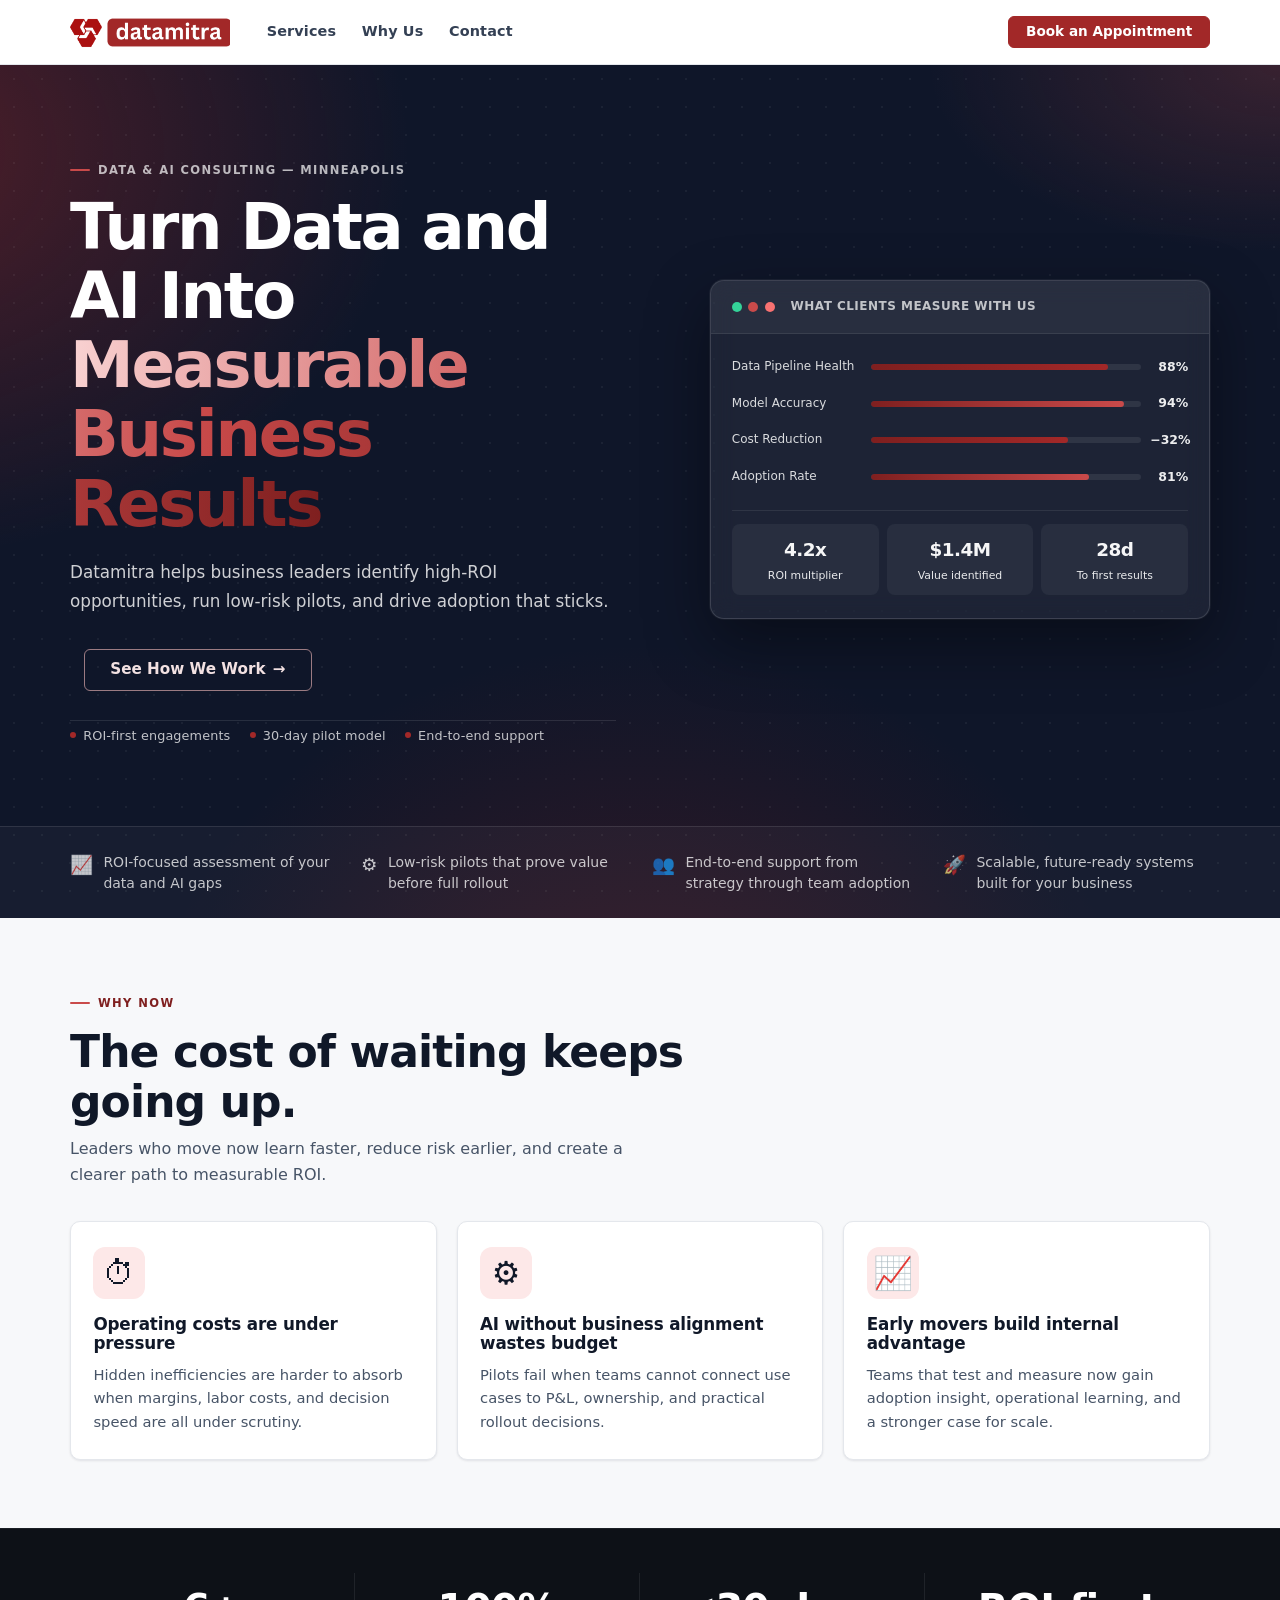
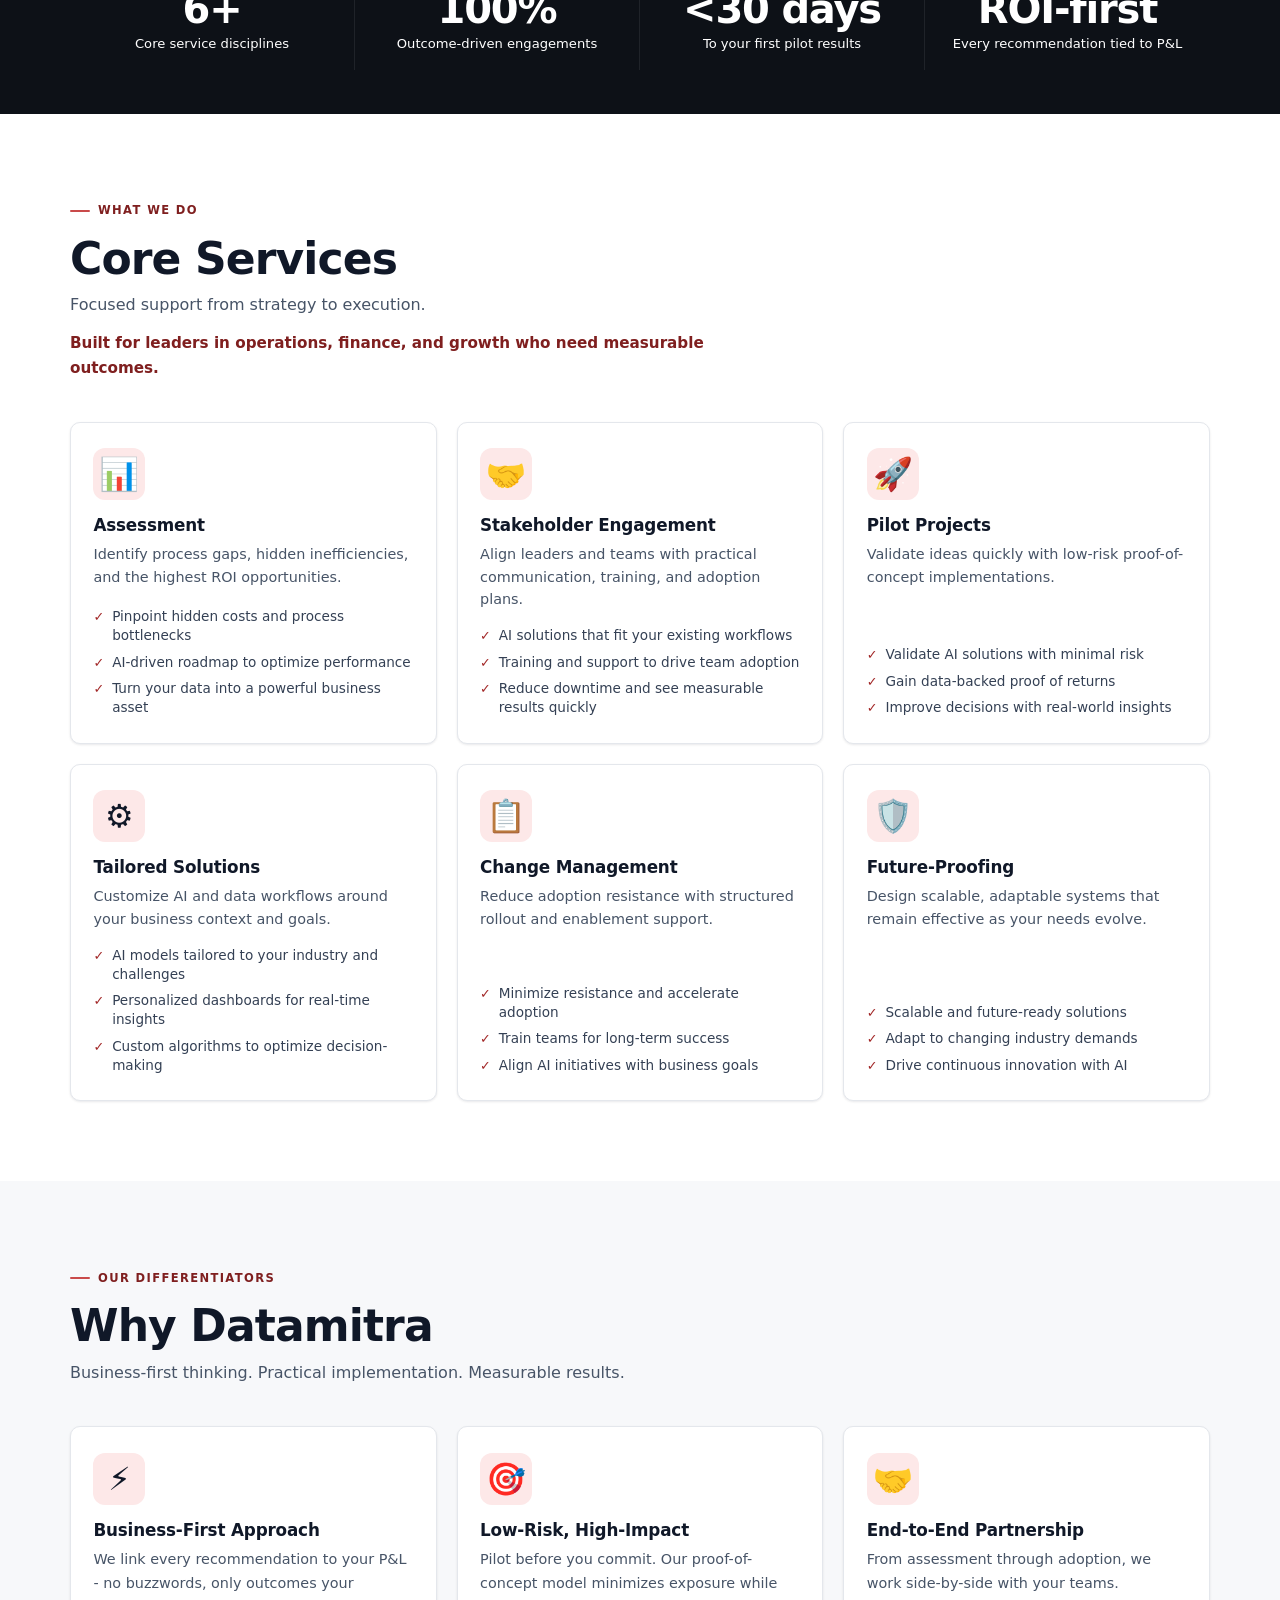
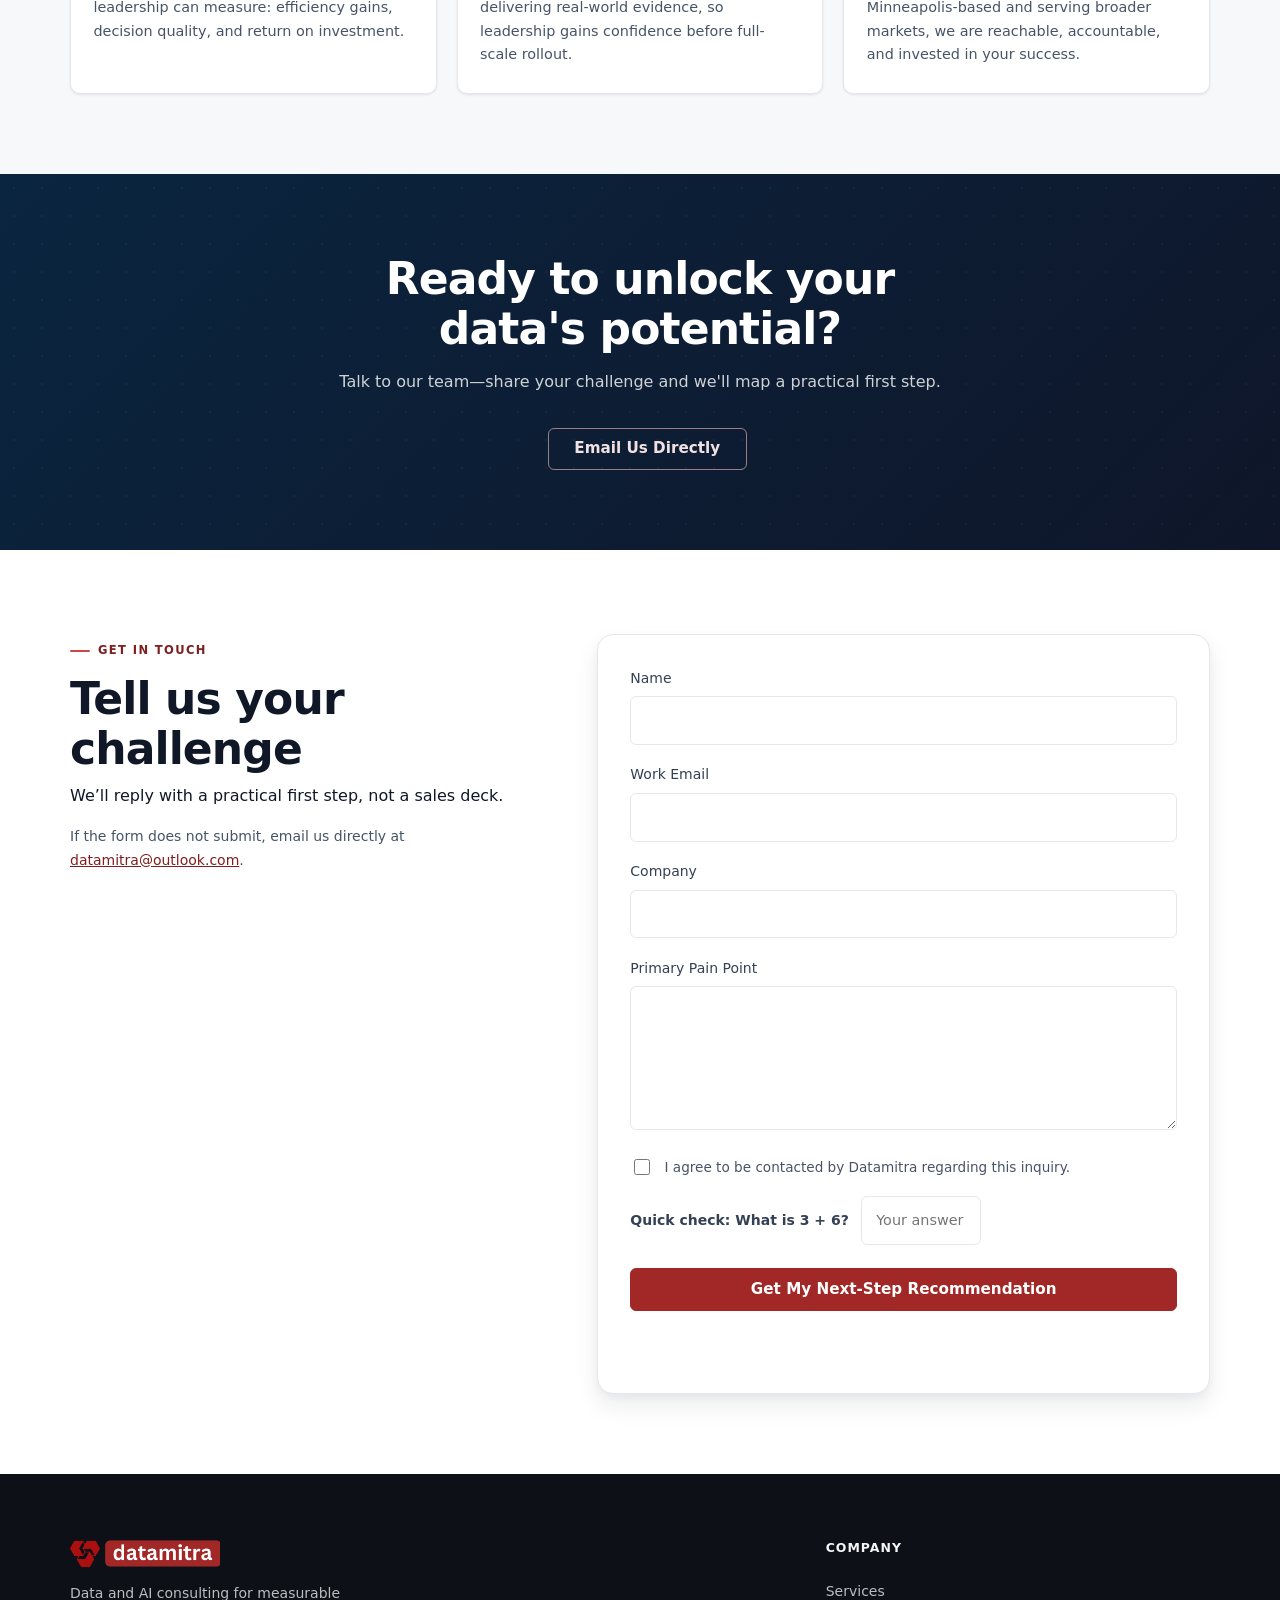
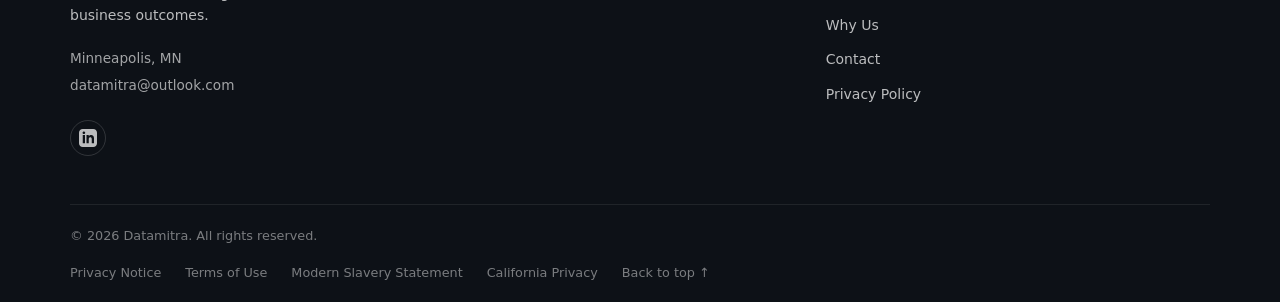
<file: index.html>
<!doctype html>
<html lang="en">
  <head>
    <meta charset="UTF-8" />
    <meta name="viewport" content="width=device-width, initial-scale=1.0" />
    <title>Datamitra | Unlock Data and AI ROI</title>
    <link rel="icon" type="image/png" href="assets/images/favicon.png" />
    <link rel="apple-touch-icon" href="assets/images/favicon.png" />
    <meta
      name="description"
      content="Datamitra helps organizations unlock measurable ROI from Data and AI through assessment, pilot projects, tailored solutions, and change management."
    />
    <meta property="og:title" content="Datamitra | Data and AI Partner" />
    <meta
      property="og:description"
      content="Simple, practical Data and AI implementation to drive measurable business outcomes."
    />
    <meta property="og:type" content="website" />
    <meta property="og:image" content="assets/images/logo-og.jpeg" />
    <meta name="theme-color" content="#0b1020" />
    <link rel="preconnect" href="https://fonts.googleapis.com" />
    <link rel="preconnect" href="https://fonts.gstatic.com" crossorigin />
    <link
      href="https://fonts.cdnfonts.com/css/canva-sans"
      rel="stylesheet"
    />
    <link href="https://calendar.google.com/calendar/scheduling-button-script.css" rel="stylesheet" />
    <script src="https://calendar.google.com/calendar/scheduling-button-script.js" async></script>
    <link rel="stylesheet" href="styles.css?v=24" />
  </head>
  <body>
    <a class="skip-link" href="#main">Skip to content</a>

    <header class="site-header">
      <div class="container nav-wrap">
        <a class="brand" href="#top" aria-label="Datamitra home">
          <img class="brand-logo" src="assets/images/logo-wide.png" alt="Datamitra" width="175" height="35" />
        </a>
        <nav aria-label="Main navigation">
          <ul class="nav-links" id="nav-links">
            <li><a href="#services">Services</a></li>
            <li><a href="#approach">Why Us</a></li>
            <li><a href="#contact">Contact</a></li>
          </ul>
        </nav>
        <div class="nav-actions">
          <a class="btn btn-nav" href="https://calendar.google.com/calendar/appointments/schedules/AcZssZ2FUQxYby-SHyhyVcBf7xVcEHY242NLsDYYjzsNjG-u0UprrvH2GQXKTk11LdVNzRK6YGHO6Rc5?gv=true" target="_blank" rel="noopener">Book an Appointment</a>
          <button class="nav-toggle" id="nav-toggle" aria-label="Open navigation menu" aria-expanded="false" aria-controls="nav-links">
            <span class="hamburger-bar"></span>
            <span class="hamburger-bar"></span>
            <span class="hamburger-bar"></span>
          </button>
        </div>
      </div>
    </header>

    <main id="main">
      <section id="top" class="hero" aria-labelledby="hero-title">
        <div class="hero-bg" aria-hidden="true"></div>
        <div class="container hero-grid">
          <!-- Left: text + CTAs -->
          <div class="hero-text">
            <p class="eyebrow eyebrow-light">Data &amp; AI Consulting &mdash; Minneapolis</p>
            <h1 id="hero-title">Turn Data and AI Into <em>Measurable Business Results</em></h1>
            <p class="hero-copy">
              Datamitra helps business leaders identify high-ROI opportunities, run low-risk pilots, and drive adoption that sticks.
            </p>
            <div class="hero-cta">
              <div class="schedule-button-slot" data-schedule-label="Book a 20-Minute ROI Assessment"></div>
              <a class="btn btn-hero-ghost" href="#approach">See How We Work <span aria-hidden="true">&rarr;</span></a>
            </div>
            <ul class="hero-trust" aria-label="Trust signals">
              <li><span class="trust-dot"></span>ROI-first engagements</li>
              <li><span class="trust-dot"></span>30-day pilot model</li>
              <li><span class="trust-dot"></span>End-to-end support</li>
            </ul>
          </div>
          <!-- Right: mock data dashboard visual -->
          <div class="hero-visual" aria-hidden="true">
            <div class="dash-card">
              <div class="dash-header">
                <span class="dash-dot dash-dot--green"></span>
                <span class="dash-dot dash-dot--amber"></span>
                <span class="dash-dot dash-dot--red"></span>
                <span class="dash-title">What Clients Measure With Us</span>
              </div>
              <div class="dash-body">
                <div class="dash-metric">
                  <span class="dash-label">Data Pipeline Health</span>
                  <div class="dash-bar-wrap"><div class="dash-bar" style="width:88%"></div></div>
                  <span class="dash-val">88%</span>
                </div>
                <div class="dash-metric">
                  <span class="dash-label">Model Accuracy</span>
                  <div class="dash-bar-wrap"><div class="dash-bar dash-bar--amber" style="width:94%"></div></div>
                  <span class="dash-val">94%</span>
                </div>
                <div class="dash-metric">
                  <span class="dash-label">Cost Reduction</span>
                  <div class="dash-bar-wrap"><div class="dash-bar" style="width:73%"></div></div>
                  <span class="dash-val">−32%</span>
                </div>
                <div class="dash-metric">
                  <span class="dash-label">Adoption Rate</span>
                  <div class="dash-bar-wrap"><div class="dash-bar dash-bar--amber" style="width:81%"></div></div>
                  <span class="dash-val">81%</span>
                </div>
                <div class="dash-kpi-row">
                  <div class="dash-kpi">
                    <span class="dash-kpi-num">4.2x</span>
                    <span class="dash-kpi-label">ROI multiplier</span>
                  </div>
                  <div class="dash-kpi">
                    <span class="dash-kpi-num">$1.4M</span>
                    <span class="dash-kpi-label">Value identified</span>
                  </div>
                  <div class="dash-kpi">
                    <span class="dash-kpi-num">28d</span>
                    <span class="dash-kpi-label">To first results</span>
                  </div>
                </div>
              </div>
            </div>
          </div>
        </div>
        <div class="hero-outcomes" aria-label="Key outcomes">
          <div class="container">
            <ul class="outcomes-list">
              <li>
                <span class="outcome-icon" aria-hidden="true">&#128200;</span>
                <span>ROI-focused assessment of your data and AI gaps</span>
              </li>
              <li>
                <span class="outcome-icon" aria-hidden="true">&#9881;</span>
                <span>Low-risk pilots that prove value before full rollout</span>
              </li>
              <li>
                <span class="outcome-icon" aria-hidden="true">&#128101;</span>
                <span>End-to-end support from strategy through team adoption</span>
              </li>
              <li>
                <span class="outcome-icon" aria-hidden="true">&#128640;</span>
                <span>Scalable, future-ready systems built for your business</span>
              </li>
            </ul>
          </div>
        </div>
      </section>

      <section class="section section-alt why-now-section" aria-labelledby="why-now-title">
        <div class="container why-now-wrap">
          <div class="why-now-copy">
            <p class="eyebrow">Why now</p>
            <h2 id="why-now-title">The cost of waiting keeps going up.</h2>
            <p class="section-intro">Leaders who move now learn faster, reduce risk earlier, and create a clearer path to measurable ROI.</p>
          </div>
          <div class="why-now-grid">
            <article class="why-now-item">
              <div class="why-now-icon" aria-hidden="true">&#9201;</div>
              <h3>Operating costs are under pressure</h3>
              <p>Hidden inefficiencies are harder to absorb when margins, labor costs, and decision speed are all under scrutiny.</p>
            </article>
            <article class="why-now-item">
              <div class="why-now-icon" aria-hidden="true">&#9881;</div>
              <h3>AI without business alignment wastes budget</h3>
              <p>Pilots fail when teams cannot connect use cases to P&amp;L, ownership, and practical rollout decisions.</p>
            </article>
            <article class="why-now-item">
              <div class="why-now-icon" aria-hidden="true">&#128200;</div>
              <h3>Early movers build internal advantage</h3>
              <p>Teams that test and measure now gain adoption insight, operational learning, and a stronger case for scale.</p>
            </article>
          </div>
        </div>
      </section>

      <section id="stats" class="stats-strip" aria-label="Impact metrics">
        <div class="container stats-grid">
          <div class="stat-item">
            <span class="stat-number">6+</span>
            <span class="stat-label">Core service disciplines</span>
          </div>
          <div class="stat-item">
            <span class="stat-number">100%</span>
            <span class="stat-label">Outcome-driven engagements</span>
          </div>
          <div class="stat-item">
            <span class="stat-number">&#60;30 days</span>
            <span class="stat-label">To your first pilot results</span>
          </div>
          <div class="stat-item">
            <span class="stat-number">ROI&#8209;first</span>
            <span class="stat-label">Every recommendation tied to P&amp;L</span>
          </div>
        </div>
      </section>

      <section id="services" class="section" aria-labelledby="services-title">
        <div class="container">
          <p class="eyebrow">What we do</p>
          <h2 id="services-title">Core Services</h2>
          <p class="section-intro">Focused support from strategy to execution.</p>
          <p class="section-note">Built for leaders in operations, finance, and growth who need measurable outcomes.</p>
          <div class="service-grid">
            <article class="service-item">
              <div class="service-icon" aria-hidden="true">📊</div>
              <h3>Assessment</h3>
              <p>Identify process gaps, hidden inefficiencies, and the highest ROI opportunities.</p>
              <ul class="service-checks">
                <li>Pinpoint hidden costs and process bottlenecks</li>
                <li>AI-driven roadmap to optimize performance</li>
                <li>Turn your data into a powerful business asset</li>
              </ul>
            </article>
            <article class="service-item">
              <div class="service-icon" aria-hidden="true">🤝</div>
              <h3>Stakeholder Engagement</h3>
              <p>Align leaders and teams with practical communication, training, and adoption plans.</p>
              <ul class="service-checks">
                <li>AI solutions that fit your existing workflows</li>
                <li>Training and support to drive team adoption</li>
                <li>Reduce downtime and see measurable results quickly</li>
              </ul>
            </article>
            <article class="service-item">
              <div class="service-icon" aria-hidden="true">🚀</div>
              <h3>Pilot Projects</h3>
              <p>Validate ideas quickly with low-risk proof-of-concept implementations.</p>
              <ul class="service-checks">
                <li>Validate AI solutions with minimal risk</li>
                <li>Gain data-backed proof of returns</li>
                <li>Improve decisions with real-world insights</li>
              </ul>
            </article>
            <article class="service-item">
              <div class="service-icon" aria-hidden="true">⚙️</div>
              <h3>Tailored Solutions</h3>
              <p>Customize AI and data workflows around your business context and goals.</p>
              <ul class="service-checks">
                <li>AI models tailored to your industry and challenges</li>
                <li>Personalized dashboards for real-time insights</li>
                <li>Custom algorithms to optimize decision-making</li>
              </ul>
            </article>
            <article class="service-item">
              <div class="service-icon" aria-hidden="true">📋</div>
              <h3>Change Management</h3>
              <p>Reduce adoption resistance with structured rollout and enablement support.</p>
              <ul class="service-checks">
                <li>Minimize resistance and accelerate adoption</li>
                <li>Train teams for long-term success</li>
                <li>Align AI initiatives with business goals</li>
              </ul>
            </article>
            <article class="service-item">
              <div class="service-icon" aria-hidden="true">🛡️</div>
              <h3>Future-Proofing</h3>
              <p>Design scalable, adaptable systems that remain effective as your needs evolve.</p>
              <ul class="service-checks">
                <li>Scalable and future-ready solutions</li>
                <li>Adapt to changing industry demands</li>
                <li>Drive continuous innovation with AI</li>
              </ul>
            </article>
          </div>
        </div>
      </section>

      <section id="approach" class="section section-alt" aria-labelledby="approach-title">
        <div class="container">
          <p class="eyebrow">Our differentiators</p>
          <h2 id="approach-title">Why Datamitra</h2>
          <p class="section-intro">Business-first thinking. Practical implementation. Measurable results.</p>
          <div class="why-grid">
            <div class="why-item">
              <div class="why-icon" aria-hidden="true">&#9889;</div>
              <h3>Business-First Approach</h3>
              <p>We link every recommendation to your P&amp;L - no buzzwords, only outcomes your leadership can measure: efficiency gains, decision quality, and return on investment.</p>
            </div>
            <div class="why-item">
              <div class="why-icon" aria-hidden="true">&#127919;</div>
              <h3>Low-Risk, High-Impact</h3>
              <p>Pilot before you commit. Our proof-of-concept model minimizes exposure while delivering real-world evidence, so leadership gains confidence before full-scale rollout.</p>
            </div>
            <div class="why-item">
              <div class="why-icon" aria-hidden="true">&#129309;</div>
              <h3>End-to-End Partnership</h3>
              <p>From assessment through adoption, we work side-by-side with your teams. Minneapolis-based and serving broader markets, we are reachable, accountable, and invested in your success.</p>
            </div>
          </div>
        </div>
      </section>

      <section class="prefooter-cta" aria-label="Call to action">
        <div class="container prefooter-inner">
          <h2>Ready to unlock your data's potential?</h2>
          <p>Talk to our team&mdash;share your challenge and we'll map a practical first step.</p>
          <div class="prefooter-btns">
            <div class="schedule-button-slot" data-schedule-label="Book a 20-Minute ROI Assessment"></div>
            <a class="btn btn-hero-ghost" href="mailto:datamitra@outlook.com">Email Us Directly</a>
          </div>
        </div>
      </section>

      <section id="contact" class="section" aria-labelledby="contact-title">
        <div class="container contact-grid">
          <div>
            <p class="eyebrow">Get in touch</p>
            <h2 id="contact-title">Tell us your challenge</h2>
            <p>
              We&rsquo;ll reply with a practical first step, not a sales deck.
            </p>
            <p class="small-note">
              If the form does not submit, email us directly at
              <a href="mailto:datamitra@outlook.com">datamitra@outlook.com</a>.
            </p>
            <div class="schedule-button-slot" data-schedule-label="Book an appointment"></div>
          </div>

          <div id="contact-form-area">
          <form id="lead-form" novalidate aria-describedby="form-status">
            <div class="field">
              <label for="name">Name</label>
              <input id="name" name="name" type="text" autocomplete="name" required />
            </div>

            <div class="field">
              <label for="email">Work Email</label>
              <input id="email" name="email" type="email" autocomplete="email" required />
            </div>

            <div class="field">
              <label for="company">Company</label>
              <input id="company" name="company" type="text" autocomplete="organization" required />
            </div>

            <div class="field">
              <label for="painPoint">Primary Pain Point</label>
              <textarea id="painPoint" name="painPoint" rows="5" required></textarea>
            </div>

            <div class="field checkbox-field">
              <input id="consent" name="consent" type="checkbox" required />
              <label for="consent">I agree to be contacted by Datamitra regarding this inquiry.</label>
            </div>

            <!-- Honeypot: hidden from humans, bots fill this -->
            <div class="hp-field" aria-hidden="true">
              <label for="website">Website</label>
              <input id="website" name="website" type="text" tabindex="-1" autocomplete="off" />
            </div>

            <div class="field captcha-field">
              <div class="captcha-row">
                <label for="captcha">Quick check: <span id="captcha-question" aria-live="polite"></span></label>
                <input id="captcha" name="captcha" type="text" inputmode="numeric" autocomplete="off" required placeholder="Your answer" />
              </div>
            </div>

            <button class="btn btn-primary" type="submit">Get My Next-Step Recommendation</button>
            <p id="form-status" class="form-status" role="status" aria-live="polite"></p>
          </form>

          <div id="form-success" class="form-thankyou" style="display:none">
            <div class="thankyou-icon" aria-hidden="true">&#10003;</div>
            <h3>Thank you for reaching out!</h3>
            <p>Our team will get back to you within 24&ndash;48 hours. If you need to schedule a meeting sooner, feel free to book an appointment below.</p>
            <a class="btn btn-primary thankyou-book-btn" href="https://calendar.google.com/calendar/appointments/schedules/AcZssZ2FUQxYby-SHyhyVcBf7xVcEHY242NLsDYYjzsNjG-u0UprrvH2GQXKTk11LdVNzRK6YGHO6Rc5?gv=true" target="_blank" rel="noopener noreferrer">Book an appointment</a>
          </div>
          </div>
          </div>
        </div>
      </section>
    </main>

    <footer class="site-footer">
      <div class="container footer-inner">
        <div class="footer-brand">
          <a class="brand" href="#top" aria-label="Datamitra home">
            <img class="brand-logo brand-logo-footer" src="assets/images/logo-wide.png" alt="Datamitra" width="160" height="32" />
          </a>
          <p class="footer-tagline">Data and AI consulting for measurable business outcomes.</p>
          <address class="footer-address">
            <span>Minneapolis, MN</span>
            <a href="mailto:datamitra@outlook.com">datamitra@outlook.com</a>
          </address>
          <div class="footer-social-row">
            <a href="https://www.linkedin.com/company/datamitra" class="footer-social-icon" aria-label="Datamitra on LinkedIn" target="_blank" rel="noopener noreferrer">
              <svg width="18" height="18" viewBox="0 0 24 24" fill="currentColor" aria-hidden="true"><path d="M19 0h-14c-2.761 0-5 2.239-5 5v14c0 2.761 2.239 5 5 5h14c2.762 0 5-2.239 5-5v-14c0-2.761-2.238-5-5-5zm-11 19h-3v-11h3v11zm-1.5-12.268c-.966 0-1.75-.79-1.75-1.764s.784-1.764 1.75-1.764 1.75.79 1.75 1.764-.783 1.764-1.75 1.764zm13.5 12.268h-3v-5.604c0-3.368-4-3.113-4 0v5.604h-3v-11h3v1.765c1.396-2.586 7-2.777 7 2.476v6.759z"/></svg>
            </a>
          </div>
        </div>
        <nav class="footer-links" aria-label="Footer navigation">
          <p class="footer-heading">Company</p>
          <a href="#services">Services</a>
          <a href="#approach">Why Us</a>
          <a href="#contact">Contact</a>
          <a href="privacy.html">Privacy Policy</a>
        </nav>
      </div>
      <div class="footer-bottom">
        <div class="container footer-bottom-inner">
          <p>&copy; <span id="year"></span> Datamitra. All rights reserved.</p>
          <div class="legal-links">
            <a href="privacy-notice.html">Privacy Notice</a>
            <a href="terms-of-use.html">Terms of Use</a>
            <a href="modern-slavery.html">Modern Slavery Statement</a>
            <a href="california-privacy.html">California Privacy</a>
            <a href="#top">Back to top &uarr;</a>
          </div>
        </div>
      </div>
    </footer>

    <script>
      window.addEventListener('load', function() {
        if (!(window.calendar && calendar.schedulingButton)) {
          return;
        }

        var bookingUrl = 'https://calendar.google.com/calendar/appointments/schedules/AcZssZ2FUQxYby-SHyhyVcBf7xVcEHY242NLsDYYjzsNjG-u0UprrvH2GQXKTk11LdVNzRK6YGHO6Rc5?gv=true';
        var targets = document.querySelectorAll('.schedule-button-slot[data-schedule-label]');

        targets.forEach(function(target) {
          if (target.dataset.schedulingLoaded === 'true') {
            return;
          }

          calendar.schedulingButton.load({
            url: bookingUrl,
            color: '#A22828',
            label: target.dataset.scheduleLabel,
            target: target,
          });

          target.dataset.schedulingLoaded = 'true';
        });
      });
    </script>
    <script src="script.js"></script>
  </body>
</html>
</file>
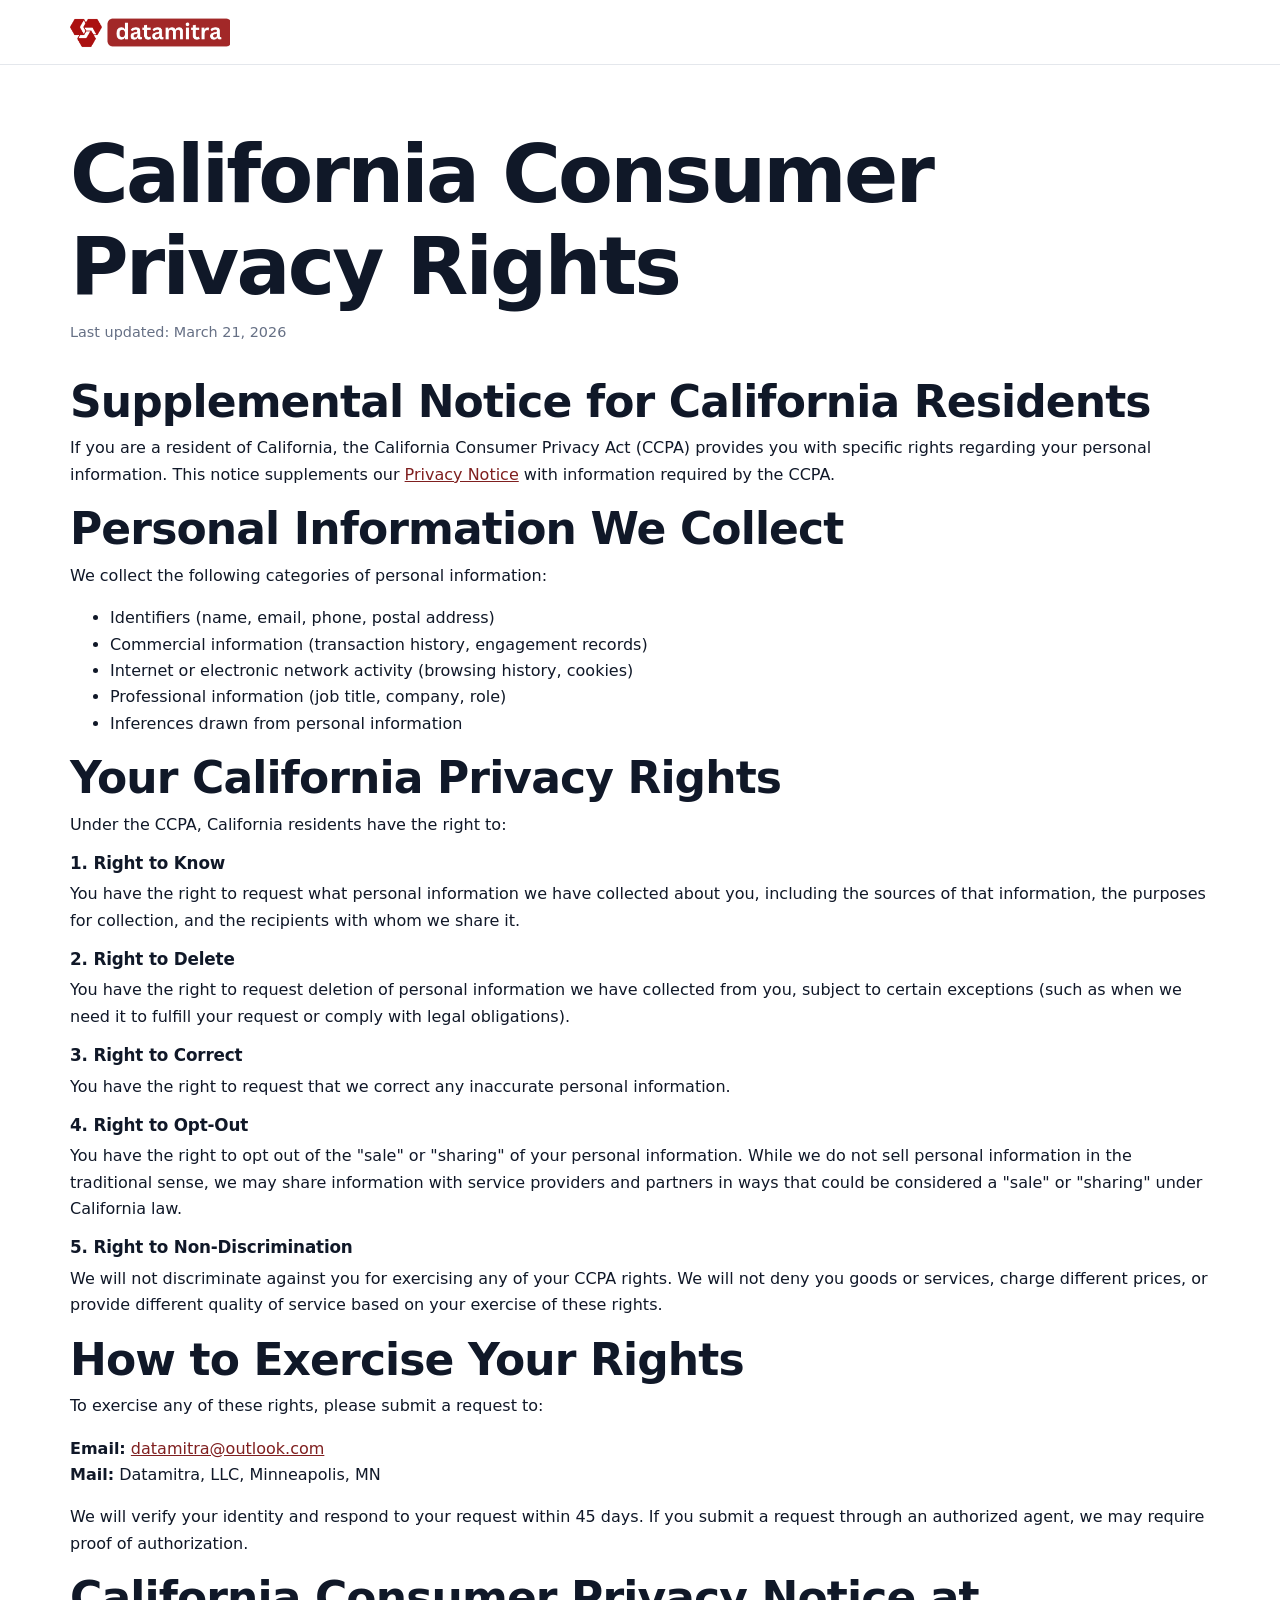
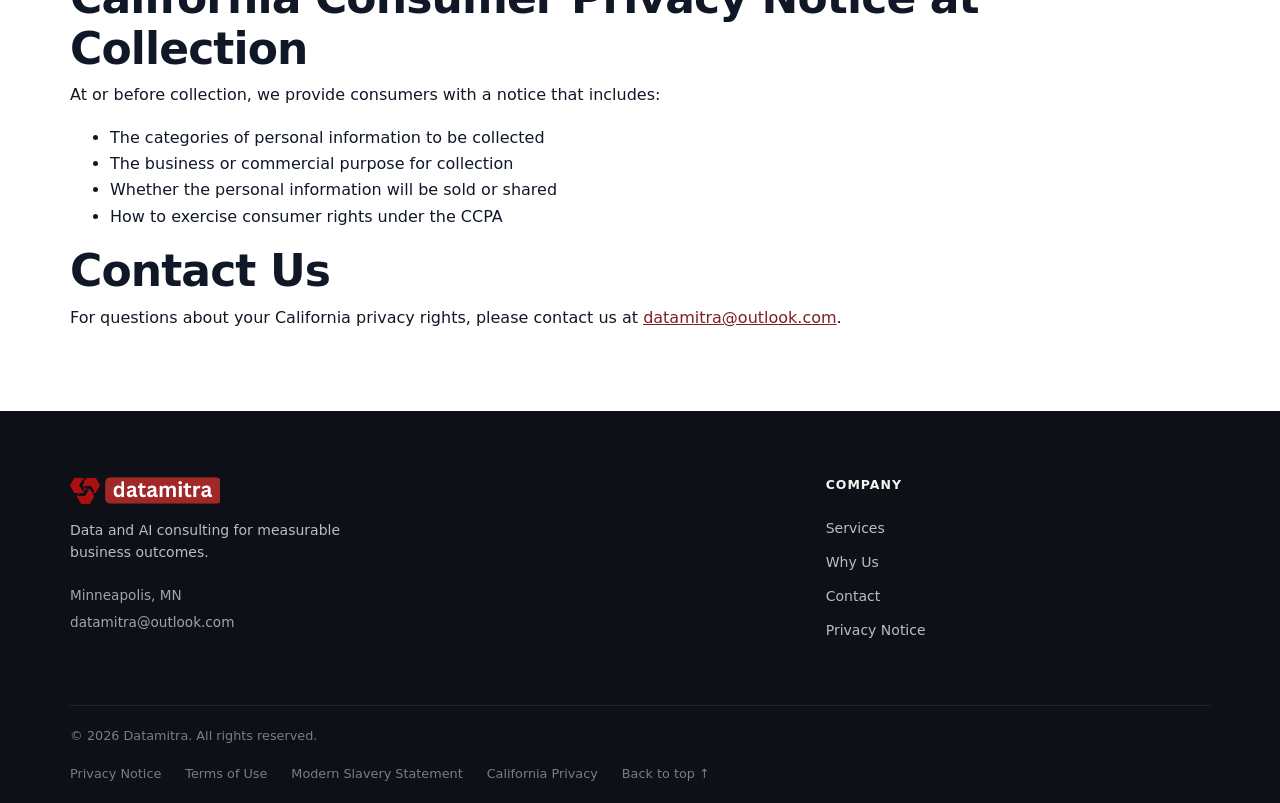
<file: california-privacy.html>
<!doctype html>
<html lang="en">
  <head>
    <meta charset="UTF-8" />
    <meta name="viewport" content="width=device-width, initial-scale=1.0" />
    <title>California Privacy Rights - Datamitra</title>
    <meta name="description" content="Datamitra California Consumer Privacy Act (CCPA) Supplemental Notice." />
    <link rel="preconnect" href="https://fonts.googleapis.com" />
    <link rel="preconnect" href="https://fonts.gstatic.com" crossorigin />
    <link href="https://fonts.cdnfonts.com/css/canva-sans" rel="stylesheet" />
    <link rel="stylesheet" href="styles.css?v=24" />
  </head>
  <body>
    <header class="site-header">
      <div class="container nav-wrap">
        <a class="brand" href="index.html" aria-label="Datamitra home">
          <img class="brand-logo" src="assets/images/logo-wide.png" alt="Datamitra" width="175" height="35" />
        </a>
      </div>
    </header>

    <main id="main">
      <section class="section" style="padding: 4rem 0;">
        <div class="container">
          <h1>California Consumer Privacy Rights</h1>
          <p style="color: #667085; font-size: 0.9rem; margin-bottom: 2rem;">Last updated: March 21, 2026</p>

          <h2>Supplemental Notice for California Residents</h2>
          <p>If you are a resident of California, the California Consumer Privacy Act (CCPA) provides you with specific rights regarding your personal information. This notice supplements our <a href="privacy-notice.html">Privacy Notice</a> with information required by the CCPA.</p>

          <h2>Personal Information We Collect</h2>
          <p>We collect the following categories of personal information:</p>
          <ul>
            <li>Identifiers (name, email, phone, postal address)</li>
            <li>Commercial information (transaction history, engagement records)</li>
            <li>Internet or electronic network activity (browsing history, cookies)</li>
            <li>Professional information (job title, company, role)</li>
            <li>Inferences drawn from personal information</li>
          </ul>

          <h2>Your California Privacy Rights</h2>
          <p>Under the CCPA, California residents have the right to:</p>

          <h3>1. Right to Know</h3>
          <p>You have the right to request what personal information we have collected about you, including the sources of that information, the purposes for collection, and the recipients with whom we share it.</p>

          <h3>2. Right to Delete</h3>
          <p>You have the right to request deletion of personal information we have collected from you, subject to certain exceptions (such as when we need it to fulfill your request or comply with legal obligations).</p>

          <h3>3. Right to Correct</h3>
          <p>You have the right to request that we correct any inaccurate personal information.</p>

          <h3>4. Right to Opt-Out</h3>
          <p>You have the right to opt out of the "sale" or "sharing" of your personal information. While we do not sell personal information in the traditional sense, we may share information with service providers and partners in ways that could be considered a "sale" or "sharing" under California law.</p>

          <h3>5. Right to Non-Discrimination</h3>
          <p>We will not discriminate against you for exercising any of your CCPA rights. We will not deny you goods or services, charge different prices, or provide different quality of service based on your exercise of these rights.</p>

          <h2>How to Exercise Your Rights</h2>
          <p>To exercise any of these rights, please submit a request to:</p>
          <p>
            <strong>Email:</strong> <a href="mailto:datamitra@outlook.com">datamitra@outlook.com</a><br />
            <strong>Mail:</strong> Datamitra, LLC, Minneapolis, MN
          </p>
          <p>We will verify your identity and respond to your request within 45 days. If you submit a request through an authorized agent, we may require proof of authorization.</p>

          <h2>California Consumer Privacy Notice at Collection</h2>
          <p>At or before collection, we provide consumers with a notice that includes:</p>
          <ul>
            <li>The categories of personal information to be collected</li>
            <li>The business or commercial purpose for collection</li>
            <li>Whether the personal information will be sold or shared</li>
            <li>How to exercise consumer rights under the CCPA</li>
          </ul>

          <h2>Contact Us</h2>
          <p>For questions about your California privacy rights, please contact us at <a href="mailto:datamitra@outlook.com">datamitra@outlook.com</a>.</p>
        </div>
      </section>
    </main>

    <footer class="site-footer">
      <div class="container footer-inner">
        <div class="footer-brand">
          <a class="brand" href="index.html" aria-label="Datamitra home">
            <img class="brand-logo brand-logo-footer" src="assets/images/logo-wide.png" alt="Datamitra" width="160" height="32" />
          </a>
          <p class="footer-tagline">Data and AI consulting for measurable business outcomes.</p>
          <address class="footer-address">
            <span>Minneapolis, MN</span>
            <a href="mailto:datamitra@outlook.com">datamitra@outlook.com</a>
          </address>
        </div>
        <nav class="footer-links" aria-label="Footer navigation">
          <p class="footer-heading">Company</p>
          <a href="index.html#services">Services</a>
          <a href="index.html#approach">Why Us</a>
          <a href="index.html#contact">Contact</a>
          <a href="privacy-notice.html">Privacy Notice</a>
        </nav>
      </div>
      <div class="footer-bottom">
        <div class="container footer-bottom-inner">
          <p>&copy; <span id="year"></span> Datamitra. All rights reserved.</p>
          <div class="legal-links">
            <a href="privacy-notice.html">Privacy Notice</a>
            <a href="terms-of-use.html">Terms of Use</a>
            <a href="modern-slavery.html">Modern Slavery Statement</a>
            <a href="california-privacy.html">California Privacy</a>
            <a href="index.html#top">Back to top &uarr;</a>
          </div>
        </div>
      </div>
    </footer>

    <script>
      document.querySelector("#year").textContent = new Date().getFullYear();
    </script>
  </body>
</html>
</file>
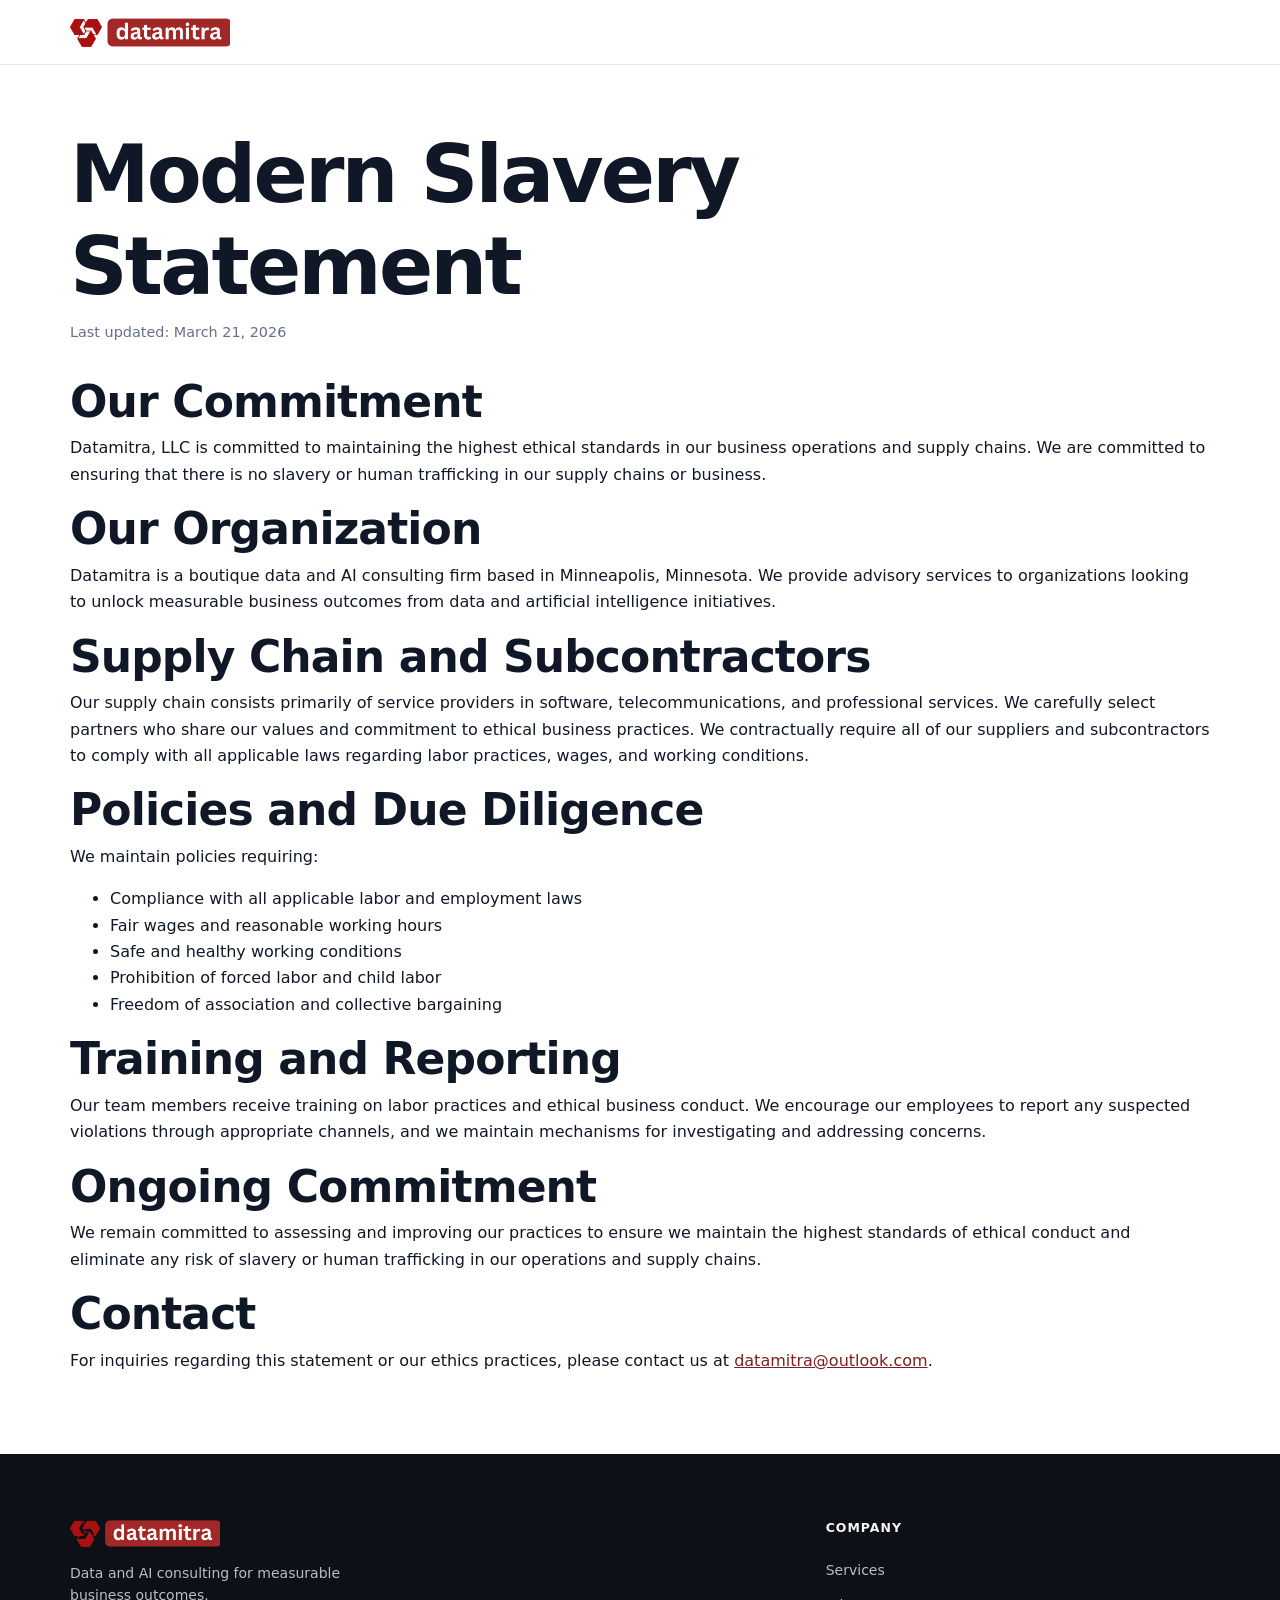
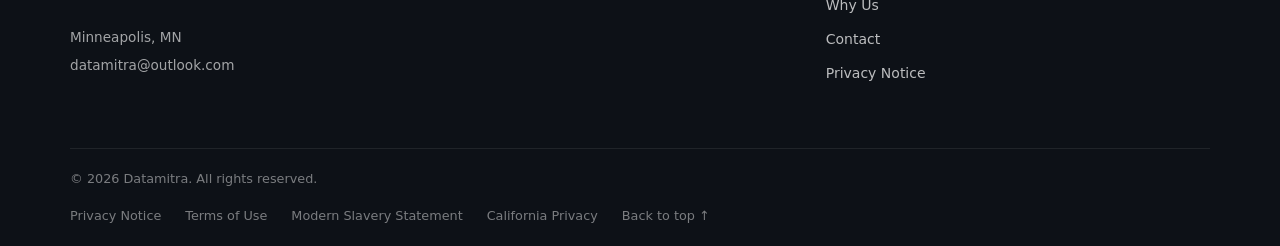
<file: modern-slavery.html>
<!doctype html>
<html lang="en">
  <head>
    <meta charset="UTF-8" />
    <meta name="viewport" content="width=device-width, initial-scale=1.0" />
    <title>Modern Slavery Statement - Datamitra</title>
    <meta name="description" content="Datamitra Modern Slavery Statement: Our commitment to ethical business practices." />
    <link rel="preconnect" href="https://fonts.googleapis.com" />
    <link rel="preconnect" href="https://fonts.gstatic.com" crossorigin />
    <link href="https://fonts.cdnfonts.com/css/canva-sans" rel="stylesheet" />
    <link rel="stylesheet" href="styles.css?v=24" />
  </head>
  <body>
    <header class="site-header">
      <div class="container nav-wrap">
        <a class="brand" href="index.html" aria-label="Datamitra home">
          <img class="brand-logo" src="assets/images/logo-wide.png" alt="Datamitra" width="175" height="35" />
        </a>
      </div>
    </header>

    <main id="main">
      <section class="section" style="padding: 4rem 0;">
        <div class="container">
          <h1>Modern Slavery Statement</h1>
          <p style="color: #667085; font-size: 0.9rem; margin-bottom: 2rem;">Last updated: March 21, 2026</p>

          <h2>Our Commitment</h2>
          <p>Datamitra, LLC is committed to maintaining the highest ethical standards in our business operations and supply chains. We are committed to ensuring that there is no slavery or human trafficking in our supply chains or business.</p>

          <h2>Our Organization</h2>
          <p>Datamitra is a boutique data and AI consulting firm based in Minneapolis, Minnesota. We provide advisory services to organizations looking to unlock measurable business outcomes from data and artificial intelligence initiatives.</p>

          <h2>Supply Chain and Subcontractors</h2>
          <p>Our supply chain consists primarily of service providers in software, telecommunications, and professional services. We carefully select partners who share our values and commitment to ethical business practices. We contractually require all of our suppliers and subcontractors to comply with all applicable laws regarding labor practices, wages, and working conditions.</p>

          <h2>Policies and Due Diligence</h2>
          <p>We maintain policies requiring:</p>
          <ul>
            <li>Compliance with all applicable labor and employment laws</li>
            <li>Fair wages and reasonable working hours</li>
            <li>Safe and healthy working conditions</li>
            <li>Prohibition of forced labor and child labor</li>
            <li>Freedom of association and collective bargaining</li>
          </ul>

          <h2>Training and Reporting</h2>
          <p>Our team members receive training on labor practices and ethical business conduct. We encourage our employees to report any suspected violations through appropriate channels, and we maintain mechanisms for investigating and addressing concerns.</p>

          <h2>Ongoing Commitment</h2>
          <p>We remain committed to assessing and improving our practices to ensure we maintain the highest standards of ethical conduct and eliminate any risk of slavery or human trafficking in our operations and supply chains.</p>

          <h2>Contact</h2>
          <p>For inquiries regarding this statement or our ethics practices, please contact us at <a href="mailto:datamitra@outlook.com">datamitra@outlook.com</a>.</p>
        </div>
      </section>
    </main>

    <footer class="site-footer">
      <div class="container footer-inner">
        <div class="footer-brand">
          <a class="brand" href="index.html" aria-label="Datamitra home">
            <img class="brand-logo brand-logo-footer" src="assets/images/logo-wide.png" alt="Datamitra" width="160" height="32" />
          </a>
          <p class="footer-tagline">Data and AI consulting for measurable business outcomes.</p>
          <address class="footer-address">
            <span>Minneapolis, MN</span>
            <a href="mailto:datamitra@outlook.com">datamitra@outlook.com</a>
          </address>
        </div>
        <nav class="footer-links" aria-label="Footer navigation">
          <p class="footer-heading">Company</p>
          <a href="index.html#services">Services</a>
          <a href="index.html#approach">Why Us</a>
          <a href="index.html#contact">Contact</a>
          <a href="privacy-notice.html">Privacy Notice</a>
        </nav>
      </div>
      <div class="footer-bottom">
        <div class="container footer-bottom-inner">
          <p>&copy; <span id="year"></span> Datamitra. All rights reserved.</p>
          <div class="legal-links">
            <a href="privacy-notice.html">Privacy Notice</a>
            <a href="terms-of-use.html">Terms of Use</a>
            <a href="modern-slavery.html">Modern Slavery Statement</a>
            <a href="california-privacy.html">California Privacy</a>
            <a href="index.html#top">Back to top &uarr;</a>
          </div>
        </div>
      </div>
    </footer>

    <script>
      document.querySelector("#year").textContent = new Date().getFullYear();
    </script>
  </body>
</html>
</file>
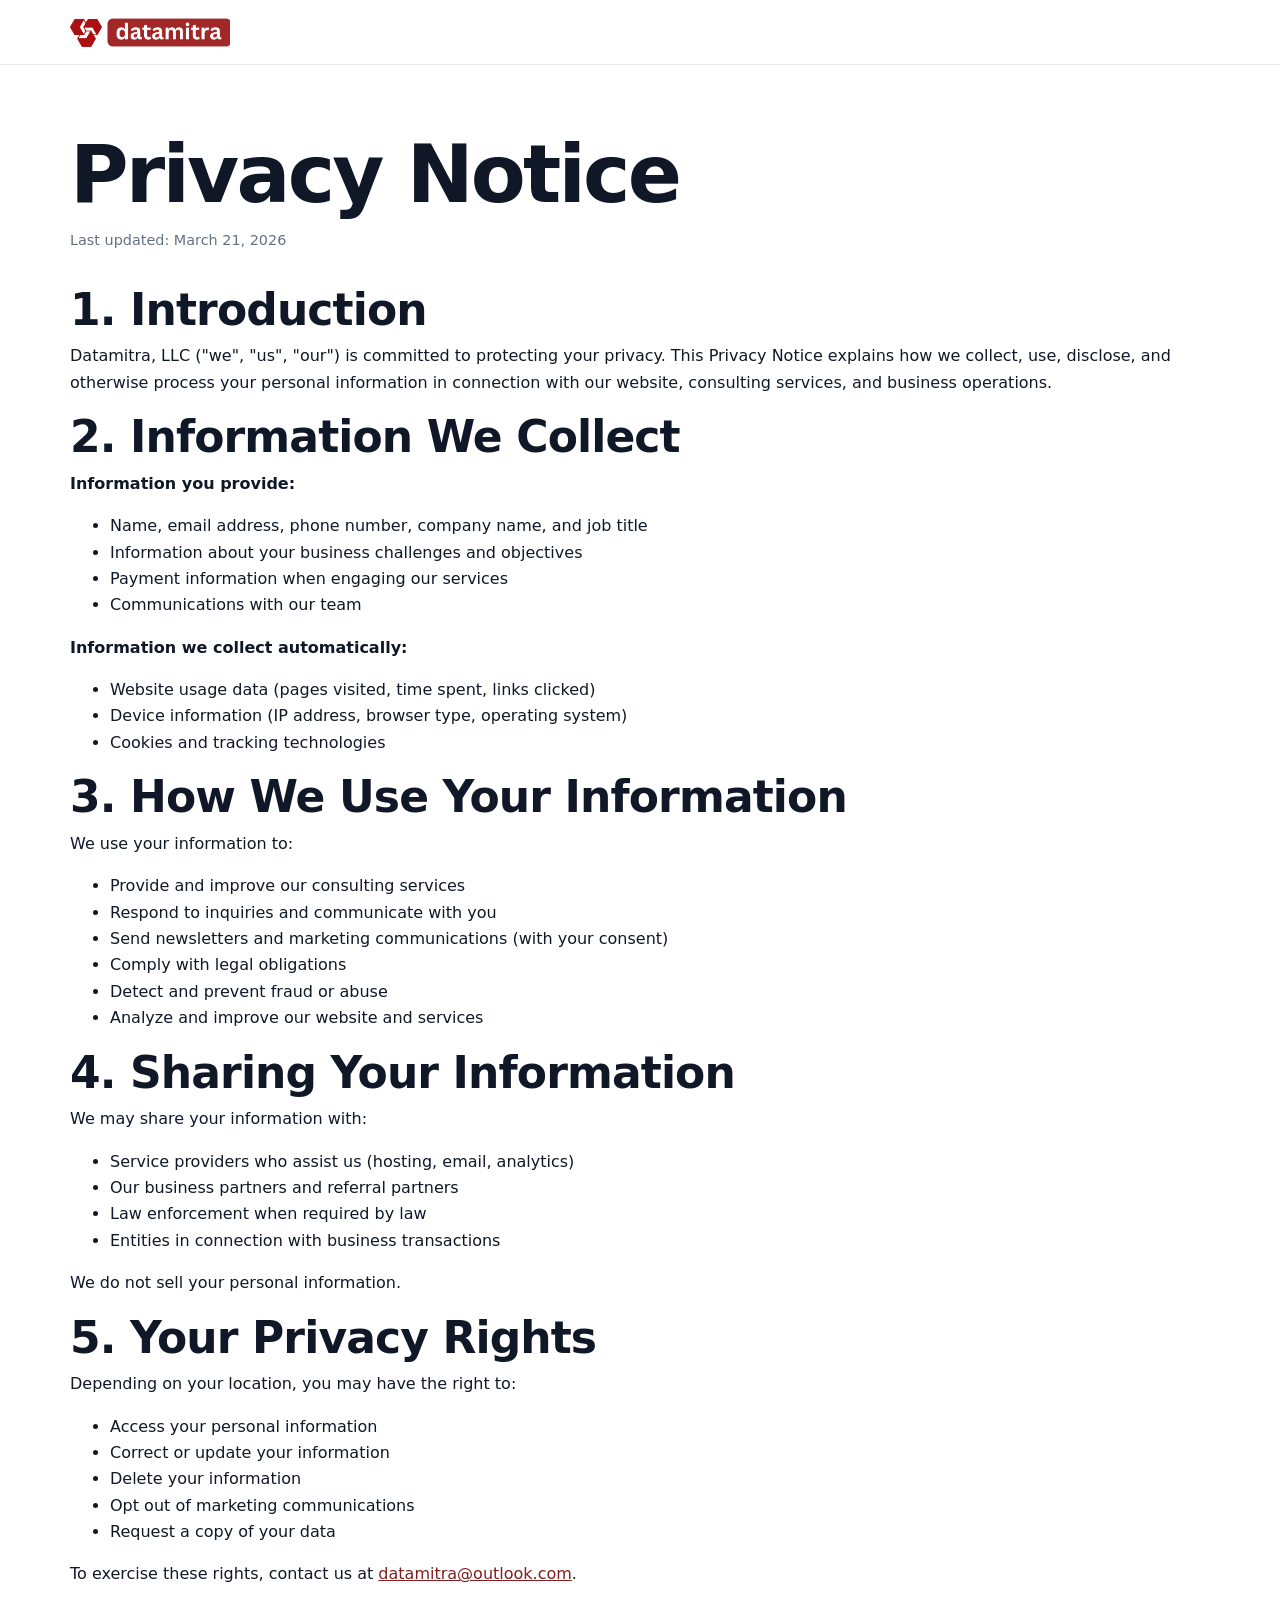
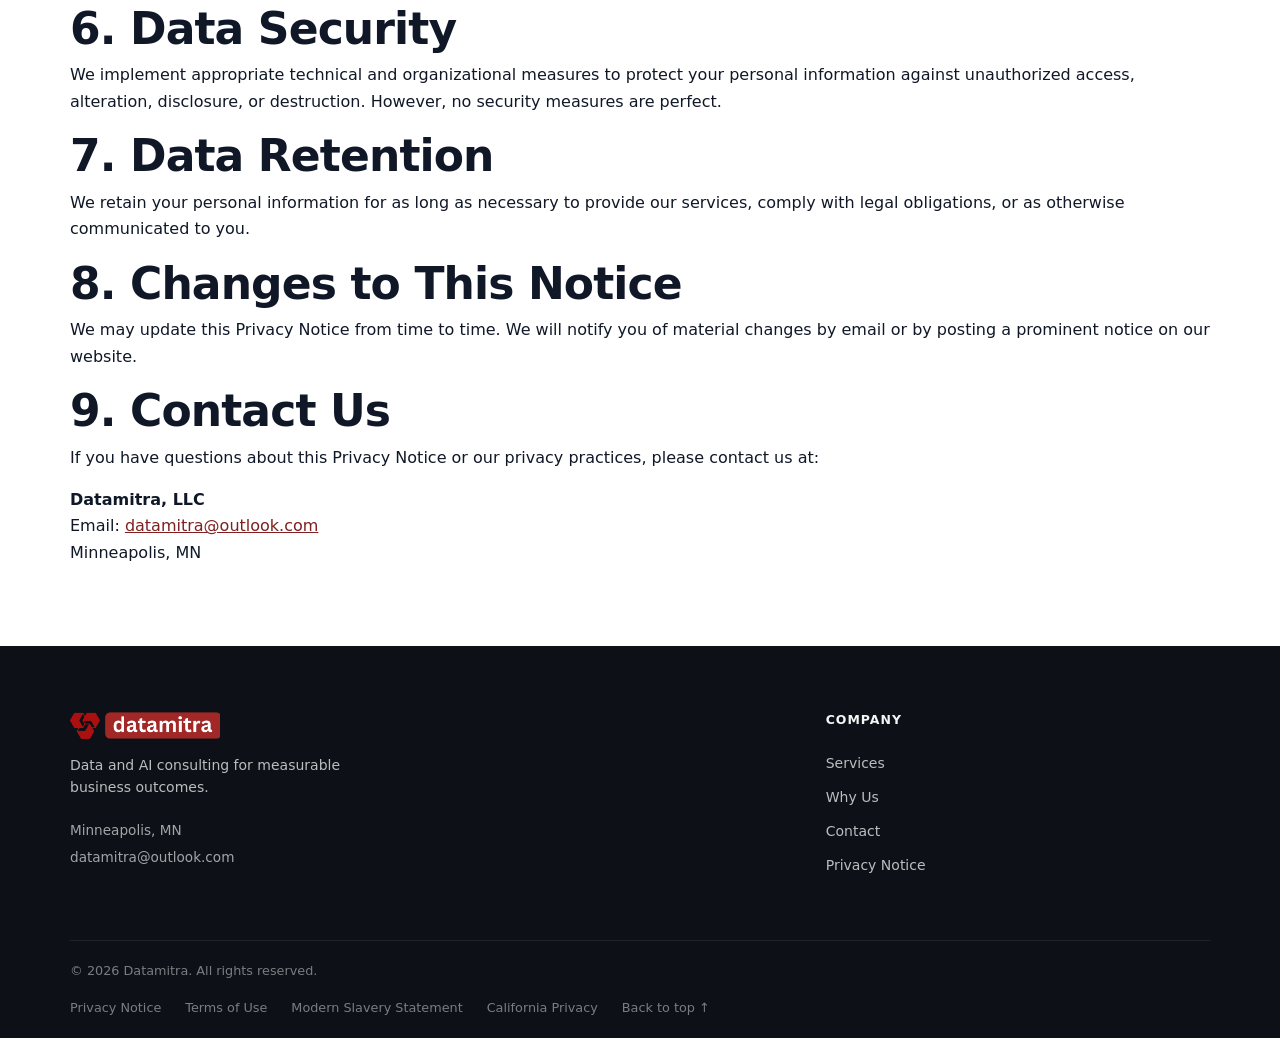
<file: privacy-notice.html>
<!doctype html>
<html lang="en">
  <head>
    <meta charset="UTF-8" />
    <meta name="viewport" content="width=device-width, initial-scale=1.0" />
    <title>Privacy Notice - Datamitra</title>
    <meta name="description" content="Datamitra Privacy Notice: How we collect, use, and protect your personal information." />
    <link rel="preconnect" href="https://fonts.googleapis.com" />
    <link rel="preconnect" href="https://fonts.gstatic.com" crossorigin />
    <link href="https://fonts.cdnfonts.com/css/canva-sans" rel="stylesheet" />
    <link rel="stylesheet" href="styles.css?v=24" />
  </head>
  <body>
    <header class="site-header">
      <div class="container nav-wrap">
        <a class="brand" href="index.html" aria-label="Datamitra home">
          <img class="brand-logo" src="assets/images/logo-wide.png" alt="Datamitra" width="175" height="35" />
        </a>
      </div>
    </header>

    <main id="main">
      <section class="section" style="padding: 4rem 0;">
        <div class="container">
          <h1>Privacy Notice</h1>
          <p style="color: #667085; font-size: 0.9rem; margin-bottom: 2rem;">Last updated: March 21, 2026</p>

          <h2>1. Introduction</h2>
          <p>Datamitra, LLC ("we", "us", "our") is committed to protecting your privacy. This Privacy Notice explains how we collect, use, disclose, and otherwise process your personal information in connection with our website, consulting services, and business operations.</p>

          <h2>2. Information We Collect</h2>
          <p><strong>Information you provide:</strong></p>
          <ul>
            <li>Name, email address, phone number, company name, and job title</li>
            <li>Information about your business challenges and objectives</li>
            <li>Payment information when engaging our services</li>
            <li>Communications with our team</li>
          </ul>

          <p><strong>Information we collect automatically:</strong></p>
          <ul>
            <li>Website usage data (pages visited, time spent, links clicked)</li>
            <li>Device information (IP address, browser type, operating system)</li>
            <li>Cookies and tracking technologies</li>
          </ul>

          <h2>3. How We Use Your Information</h2>
          <p>We use your information to:</p>
          <ul>
            <li>Provide and improve our consulting services</li>
            <li>Respond to inquiries and communicate with you</li>
            <li>Send newsletters and marketing communications (with your consent)</li>
            <li>Comply with legal obligations</li>
            <li>Detect and prevent fraud or abuse</li>
            <li>Analyze and improve our website and services</li>
          </ul>

          <h2>4. Sharing Your Information</h2>
          <p>We may share your information with:</p>
          <ul>
            <li>Service providers who assist us (hosting, email, analytics)</li>
            <li>Our business partners and referral partners</li>
            <li>Law enforcement when required by law</li>
            <li>Entities in connection with business transactions</li>
          </ul>

          <p>We do not sell your personal information.</p>

          <h2>5. Your Privacy Rights</h2>
          <p>Depending on your location, you may have the right to:</p>
          <ul>
            <li>Access your personal information</li>
            <li>Correct or update your information</li>
            <li>Delete your information</li>
            <li>Opt out of marketing communications</li>
            <li>Request a copy of your data</li>
          </ul>
          <p>To exercise these rights, contact us at <a href="mailto:datamitra@outlook.com">datamitra@outlook.com</a>.</p>

          <h2>6. Data Security</h2>
          <p>We implement appropriate technical and organizational measures to protect your personal information against unauthorized access, alteration, disclosure, or destruction. However, no security measures are perfect.</p>

          <h2>7. Data Retention</h2>
          <p>We retain your personal information for as long as necessary to provide our services, comply with legal obligations, or as otherwise communicated to you.</p>

          <h2>8. Changes to This Notice</h2>
          <p>We may update this Privacy Notice from time to time. We will notify you of material changes by email or by posting a prominent notice on our website.</p>

          <h2>9. Contact Us</h2>
          <p>If you have questions about this Privacy Notice or our privacy practices, please contact us at:</p>
          <p>
            <strong>Datamitra, LLC</strong><br />
            Email: <a href="mailto:datamitra@outlook.com">datamitra@outlook.com</a><br />
            Minneapolis, MN
          </p>
        </div>
      </section>
    </main>

    <footer class="site-footer">
      <div class="container footer-inner">
        <div class="footer-brand">
          <a class="brand" href="index.html" aria-label="Datamitra home">
            <img class="brand-logo brand-logo-footer" src="assets/images/logo-wide.png" alt="Datamitra" width="160" height="32" />
          </a>
          <p class="footer-tagline">Data and AI consulting for measurable business outcomes.</p>
          <address class="footer-address">
            <span>Minneapolis, MN</span>
            <a href="mailto:datamitra@outlook.com">datamitra@outlook.com</a>
          </address>
        </div>
        <nav class="footer-links" aria-label="Footer navigation">
          <p class="footer-heading">Company</p>
          <a href="index.html#services">Services</a>
          <a href="index.html#approach">Why Us</a>
          <a href="index.html#contact">Contact</a>
          <a href="privacy-notice.html">Privacy Notice</a>
        </nav>
      </div>
      <div class="footer-bottom">
        <div class="container footer-bottom-inner">
          <p>&copy; <span id="year"></span> Datamitra. All rights reserved.</p>
          <div class="legal-links">
            <a href="privacy-notice.html">Privacy Notice</a>
            <a href="terms-of-use.html">Terms of Use</a>
            <a href="modern-slavery.html">Modern Slavery Statement</a>
            <a href="california-privacy.html">California Privacy</a>
            <a href="index.html#top">Back to top &uarr;</a>
          </div>
        </div>
      </div>
    </footer>

    <script>
      document.querySelector("#year").textContent = new Date().getFullYear();
    </script>
  </body>
</html>
</file>
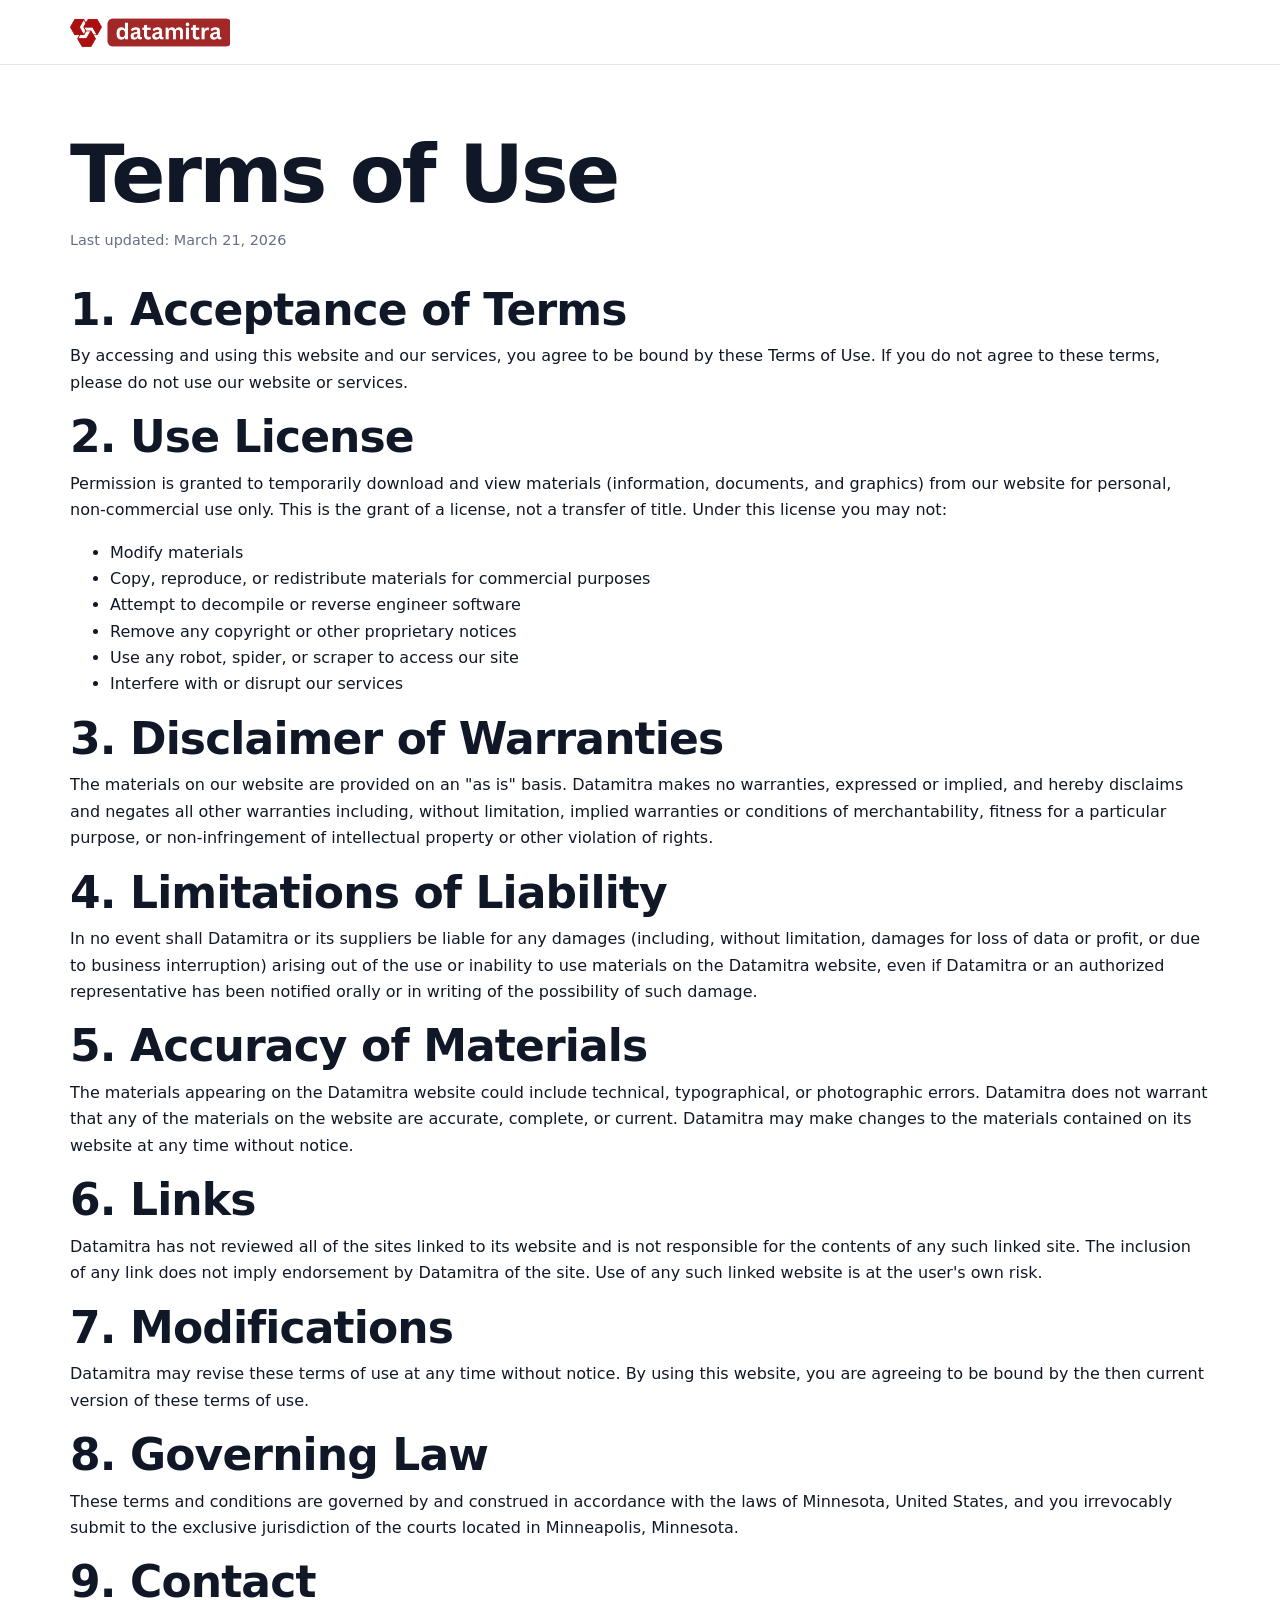
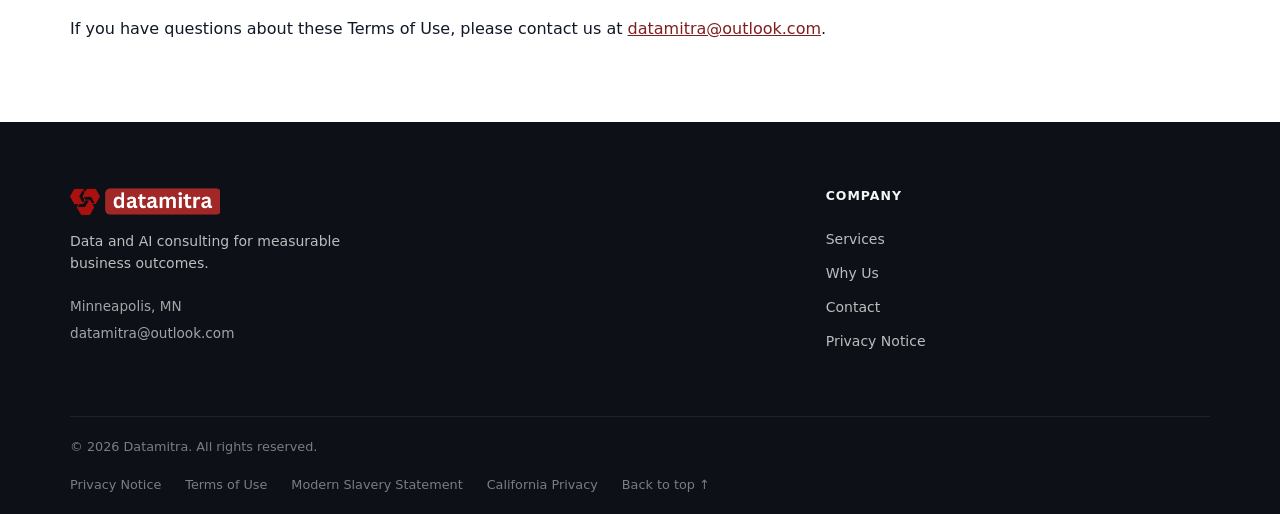
<file: terms-of-use.html>
<!doctype html>
<html lang="en">
  <head>
    <meta charset="UTF-8" />
    <meta name="viewport" content="width=device-width, initial-scale=1.0" />
    <title>Terms of Use - Datamitra</title>
    <meta name="description" content="Datamitra Terms of Use: Legal terms governing the use of our website and services." />
    <link rel="preconnect" href="https://fonts.googleapis.com" />
    <link rel="preconnect" href="https://fonts.gstatic.com" crossorigin />
    <link href="https://fonts.cdnfonts.com/css/canva-sans" rel="stylesheet" />
    <link rel="stylesheet" href="styles.css?v=24" />
  </head>
  <body>
    <header class="site-header">
      <div class="container nav-wrap">
        <a class="brand" href="index.html" aria-label="Datamitra home">
          <img class="brand-logo" src="assets/images/logo-wide.png" alt="Datamitra" width="175" height="35" />
        </a>
      </div>
    </header>

    <main id="main">
      <section class="section" style="padding: 4rem 0;">
        <div class="container">
          <h1>Terms of Use</h1>
          <p style="color: #667085; font-size: 0.9rem; margin-bottom: 2rem;">Last updated: March 21, 2026</p>

          <h2>1. Acceptance of Terms</h2>
          <p>By accessing and using this website and our services, you agree to be bound by these Terms of Use. If you do not agree to these terms, please do not use our website or services.</p>

          <h2>2. Use License</h2>
          <p>Permission is granted to temporarily download and view materials (information, documents, and graphics) from our website for personal, non-commercial use only. This is the grant of a license, not a transfer of title. Under this license you may not:</p>
          <ul>
            <li>Modify materials</li>
            <li>Copy, reproduce, or redistribute materials for commercial purposes</li>
            <li>Attempt to decompile or reverse engineer software</li>
            <li>Remove any copyright or other proprietary notices</li>
            <li>Use any robot, spider, or scraper to access our site</li>
            <li>Interfere with or disrupt our services</li>
          </ul>

          <h2>3. Disclaimer of Warranties</h2>
          <p>The materials on our website are provided on an "as is" basis. Datamitra makes no warranties, expressed or implied, and hereby disclaims and negates all other warranties including, without limitation, implied warranties or conditions of merchantability, fitness for a particular purpose, or non-infringement of intellectual property or other violation of rights.</p>

          <h2>4. Limitations of Liability</h2>
          <p>In no event shall Datamitra or its suppliers be liable for any damages (including, without limitation, damages for loss of data or profit, or due to business interruption) arising out of the use or inability to use materials on the Datamitra website, even if Datamitra or an authorized representative has been notified orally or in writing of the possibility of such damage.</p>

          <h2>5. Accuracy of Materials</h2>
          <p>The materials appearing on the Datamitra website could include technical, typographical, or photographic errors. Datamitra does not warrant that any of the materials on the website are accurate, complete, or current. Datamitra may make changes to the materials contained on its website at any time without notice.</p>

          <h2>6. Links</h2>
          <p>Datamitra has not reviewed all of the sites linked to its website and is not responsible for the contents of any such linked site. The inclusion of any link does not imply endorsement by Datamitra of the site. Use of any such linked website is at the user's own risk.</p>

          <h2>7. Modifications</h2>
          <p>Datamitra may revise these terms of use at any time without notice. By using this website, you are agreeing to be bound by the then current version of these terms of use.</p>

          <h2>8. Governing Law</h2>
          <p>These terms and conditions are governed by and construed in accordance with the laws of Minnesota, United States, and you irrevocably submit to the exclusive jurisdiction of the courts located in Minneapolis, Minnesota.</p>

          <h2>9. Contact</h2>
          <p>If you have questions about these Terms of Use, please contact us at <a href="mailto:datamitra@outlook.com">datamitra@outlook.com</a>.</p>
        </div>
      </section>
    </main>

    <footer class="site-footer">
      <div class="container footer-inner">
        <div class="footer-brand">
          <a class="brand" href="index.html" aria-label="Datamitra home">
            <img class="brand-logo brand-logo-footer" src="assets/images/logo-wide.png" alt="Datamitra" width="160" height="32" />
          </a>
          <p class="footer-tagline">Data and AI consulting for measurable business outcomes.</p>
          <address class="footer-address">
            <span>Minneapolis, MN</span>
            <a href="mailto:datamitra@outlook.com">datamitra@outlook.com</a>
          </address>
        </div>
        <nav class="footer-links" aria-label="Footer navigation">
          <p class="footer-heading">Company</p>
          <a href="index.html#services">Services</a>
          <a href="index.html#approach">Why Us</a>
          <a href="index.html#contact">Contact</a>
          <a href="privacy-notice.html">Privacy Notice</a>
        </nav>
      </div>
      <div class="footer-bottom">
        <div class="container footer-bottom-inner">
          <p>&copy; <span id="year"></span> Datamitra. All rights reserved.</p>
          <div class="legal-links">
            <a href="privacy-notice.html">Privacy Notice</a>
            <a href="terms-of-use.html">Terms of Use</a>
            <a href="modern-slavery.html">Modern Slavery Statement</a>
            <a href="california-privacy.html">California Privacy</a>
            <a href="index.html#top">Back to top &uarr;</a>
          </div>
        </div>
      </div>
    </footer>

    <script>
      document.querySelector("#year").textContent = new Date().getFullYear();
    </script>
  </body>
</html>
</file>
<file: styles.css>
/* ═══════════════════════════════════════════════════════════
  Datamitra - Design System
  Canva Sans typography, logo-red brand system,
  deep navy hero, crisp card grids, mobile-first.
  ═══════════════════════════════════════════════════════════ */

/* ─── Design tokens ───────────────────────────────────────── */
:root {
  /* Surfaces */
  --bg: #ffffff;
  --bg-alt: #f7f8fa;
  --panel: #ffffff;
  --line: #e4e7ec;

  /* Text */
  --text: #101828;
  --text-2: #344054;
  --muted: #475467;

  /* Brand - logo red */
  --brand: #a22828;
  --brand-dark: #7f1f1f;
  --brand-light: #fde8e8;
  --brand-glow: rgba(162, 40, 40, 0.22);

  /* Accent - tonal red */
  --accent: #c94a4a;
  --accent-dark: #962323;

  /* Hero */
  --hero-bg: #0f1629;
  --hero-mid: #0a2540;
  --hero-line: rgba(255, 255, 255, 0.10);

  /* Shadows */
  --shadow-xs: 0 1px 3px rgba(16, 24, 40, 0.06), 0 1px 2px rgba(16, 24, 40, 0.04);
  --shadow-sm: 0 4px 8px rgba(16, 24, 40, 0.06), 0 2px 4px rgba(16, 24, 40, 0.04);
  --shadow: 0 12px 24px rgba(16, 24, 40, 0.08), 0 4px 8px rgba(16, 24, 40, 0.04);
  --shadow-lg: 0 24px 48px rgba(16, 24, 40, 0.12), 0 8px 16px rgba(16, 24, 40, 0.06);

  /* Radii */
  --radius: 10px;
  --radius-sm: 6px;
  --radius-lg: 16px;

  /* Typography */
  --font-body: "Canva Sans", "Segoe UI", system-ui, -apple-system, sans-serif;
  --font-heading: "Canva Sans", "Segoe UI", system-ui, -apple-system, sans-serif;
}

/* ─── Reset ───────────────────────────────────────────────── */
*,
*::before,
*::after { box-sizing: border-box; }

html, body {
  margin: 0;
  padding: 0;
  scroll-behavior: smooth;
}

body {
  font-family: var(--font-body);
  font-size: 1rem;
  line-height: 1.65;
  color: var(--text);
  background: var(--bg);
  -webkit-font-smoothing: antialiased;
  -moz-osx-font-smoothing: grayscale;
}

h1, h2, h3, h4 {
  font-family: var(--font-heading);
  line-height: 1.15;
  font-weight: 700;
  margin: 0 0 0.5rem;
  color: var(--text);
}

h1 {
  font-size: clamp(2.8rem, 6.5vw, 5rem);
  font-weight: 800;
  letter-spacing: -0.035em;
}

h2 {
  font-size: clamp(1.9rem, 3.8vw, 2.75rem);
  font-weight: 700;
  letter-spacing: -0.02em;
}

h3 {
  font-size: 1.05rem;
  font-weight: 600;
  letter-spacing: -0.01em;
}

p { margin: 0 0 1rem; }

a {
  color: var(--brand-dark);
  transition: color 0.15s;
}

img { max-width: 100%; display: block; }

/* ─── Utilities ───────────────────────────────────────────── */
.container {
  width: min(1140px, 92vw);
  margin: 0 auto;
}

.skip-link {
  position: absolute;
  left: -9999px;
  top: auto;
}

.skip-link:focus {
  left: 1rem;
  top: 1rem;
  padding: 0.5rem 0.9rem;
  background: var(--panel);
  border: 2px solid var(--brand);
  border-radius: var(--radius-sm);
  z-index: 999;
  color: var(--text);
  font-weight: 600;
  font-size: 0.9rem;
}

/* Section alternating bg */
.section-alt {
  background: var(--bg-alt);
}

/* ─── Eyebrow pill ────────────────────────────────────────── */
/* Databricks-style: small ALL CAPS label with colored dot/line */
.eyebrow {
  display: inline-flex;
  align-items: center;
  gap: 0.5rem;
  font-size: 0.72rem;
  font-weight: 600;
  letter-spacing: 0.12em;
  text-transform: uppercase;
  color: var(--brand-dark);
  margin-bottom: 0.85rem;
}

.eyebrow::before {
  content: "";
  display: inline-block;
  width: 20px;
  height: 2px;
  background: var(--accent);
  border-radius: 2px;
  flex-shrink: 0;
}

.eyebrow-light {
  color: rgba(255, 255, 255, 0.7);
}

.eyebrow-light::before {
  background: var(--accent);
}

/* ─── Buttons ─────────────────────────────────────────────── */
.btn {
  display: inline-flex;
  align-items: center;
  justify-content: center;
  gap: 0.45rem;
  padding: 0.7rem 1.35rem;
  border-radius: var(--radius-sm);
  border: 1.5px solid transparent;
  font-family: var(--font-body);
  font-size: 0.9rem;
  font-weight: 600;
  line-height: 1;
  text-decoration: none;
  cursor: pointer;
  white-space: nowrap;
  transition: background 0.15s, border-color 0.15s, color 0.15s, box-shadow 0.15s;
}

/* Nav "Get Started" */
.btn-nav {
  background: var(--brand);
  color: #fff;
  border-color: var(--brand);
  font-size: 0.85rem;
  padding: 0.52rem 1.05rem;
  border-radius: var(--radius-sm);
}

.btn-nav:hover {
  background: var(--brand-dark);
  border-color: var(--brand-dark);
  color: #fff;
}

/* Hero primary - logo red fill on dark */
.btn-hero-primary {
  background: var(--brand);
  color: #ffffff;
  border-color: var(--brand);
  font-size: 0.95rem;
  padding: 0.78rem 1.6rem;
}

.btn-hero-primary:hover {
  background: var(--brand-dark);
  border-color: var(--brand-dark);
  color: #fff;
  box-shadow: 0 4px 16px var(--brand-glow);
}

/* Hero ghost - logo red outline */
.btn-hero-ghost {
  background: transparent;
  color: rgba(255, 236, 236, 0.95);
  border-color: rgba(248, 190, 190, 0.6);
  font-size: 0.95rem;
  padding: 0.78rem 1.6rem;
}

.btn-hero-ghost:hover {
  background: var(--brand-glow);
  border-color: rgba(255, 224, 224, 0.95);
  color: #ffffff;
}

/* Section form submit */
.btn-primary {
  background: var(--brand);
  color: #fff;
  border-color: var(--brand);
}

.btn-primary:hover {
  background: var(--brand-dark);
  border-color: var(--brand-dark);
  box-shadow: 0 4px 12px var(--brand-glow);
}

/* Focus ring - accessible */
a:focus-visible,
button:focus-visible,
input:focus-visible,
textarea:focus-visible {
  outline: 2px solid var(--brand);
  outline-offset: 2px;
}

/* ─── Navigation ──────────────────────────────────────────── */
/* Databricks-style: solid white, no blur, crisp border */
.site-header {
  position: sticky;
  top: 0;
  background: #ffffff;
  border-bottom: 1px solid var(--line);
  z-index: 200;
}

.nav-wrap {
  display: flex;
  align-items: center;
  gap: 1rem;
  height: 64px;
}

/* Logo */
.brand {
  display: inline-flex;
  align-items: center;
  text-decoration: none;
  flex-shrink: 0;
  margin-right: 0.5rem;
}

.brand-logo {
  display: block;
  height: 32px;
  width: auto;
  object-fit: contain;
}

/* Nav items */
nav[aria-label="Main navigation"] {
  flex: 1;
}

.nav-links {
  list-style: none;
  display: flex;
  align-items: center;
  gap: 0;
  margin: 0;
  padding: 0;
}

.nav-links a {
  display: block;
  text-decoration: none;
  color: var(--text-2);
  font-family: var(--font-body);
  font-size: 0.9rem;
  font-weight: 600;
  letter-spacing: 0.01em;
  padding: 0.45rem 0.8rem;
  border-radius: var(--radius-sm);
  position: relative;
  transition: color 0.15s;
}

.nav-links a:hover {
  color: var(--text);
}

.nav-links a::after {
  content: "";
  position: absolute;
  bottom: -1px;
  left: 0.8rem;
  right: 0.8rem;
  height: 2px;
  background: var(--brand);
  transform: scaleX(0);
  transform-origin: left;
  transition: transform 0.2s;
  border-radius: 2px;
}

.nav-links a:hover::after {
  transform: scaleX(1);
}

/* Right-side nav actions */
.nav-actions {
  display: flex;
  align-items: center;
  gap: 0.75rem;
  flex-shrink: 0;
}

/* Mobile hamburger */
.nav-toggle {
  display: none;
  flex-direction: column;
  justify-content: center;
  gap: 5px;
  padding: 0.4rem;
  background: none;
  border: none;
  cursor: pointer;
  border-radius: var(--radius-sm);
}

.hamburger-bar {
  display: block;
  width: 22px;
  height: 2px;
  background: var(--text-2);
  border-radius: 2px;
  transition: transform 0.2s, opacity 0.2s;
}

.nav-toggle[aria-expanded="true"] .hamburger-bar:nth-child(1) {
  transform: translateY(7px) rotate(45deg);
}

.nav-toggle[aria-expanded="true"] .hamburger-bar:nth-child(2) {
  opacity: 0;
}

.nav-toggle[aria-expanded="true"] .hamburger-bar:nth-child(3) {
  transform: translateY(-7px) rotate(-45deg);
}

/* ─── Hero ────────────────────────────────────────────────── */
.hero {
  position: relative;
  background: var(--hero-bg);
  overflow: hidden;
}

/* Layered radial glows */
.hero-bg {
  position: absolute;
  inset: 0;
  pointer-events: none;
  background:
    radial-gradient(ellipse 70% 80% at -10% 10%, rgba(162, 40, 40, 0.45) 0%, transparent 60%),
    radial-gradient(ellipse 50% 40% at 100% 0%, rgba(201, 74, 74, 0.22) 0%, transparent 55%),
    radial-gradient(ellipse 60% 80% at 50% 120%, rgba(127, 31, 31, 0.38) 0%, transparent 65%);
}

.hero-bg::after {
  content: "";
  position: absolute;
  inset: 0;
  background-image: radial-gradient(rgba(255,255,255,0.05) 1px, transparent 1px);
  background-size: 28px 28px;
  pointer-events: none;
}

/* 2-column hero grid */
.hero-grid {
  position: relative;
  display: grid;
  grid-template-columns: 1fr 1fr;
  gap: 3rem;
  align-items: center;
  padding: 5.5rem 0 5rem;
  min-height: 520px;
}

.hero-text {
  max-width: 560px;
}

.hero-text h1 {
  font-size: clamp(2.35rem, 5vw, 4.1rem);
  color: #ffffff;
  margin-bottom: 1.2rem;
  line-height: 1.08;
}

/* Brand gradient on "full potential." */
.hero-text h1 em {
  font-style: normal;
  background: linear-gradient(92deg, #f9d2d2 0%, var(--accent) 55%, var(--brand-dark) 100%);
  -webkit-background-clip: text;
  -webkit-text-fill-color: transparent;
  background-clip: text;
}

.hero-copy {
  color: rgba(255, 255, 255, 0.8);
  font-size: 1.05rem;
  line-height: 1.75;
  max-width: 52ch;
  margin-bottom: 2rem;
}

.hero-cta {
  display: flex;
  flex-wrap: wrap;
  gap: 0.85rem;
  align-items: center;
  margin-bottom: 1.8rem;
}

/* Trust signals row below CTAs */
.hero-trust {
  list-style: none;
  margin: 0;
  padding: 0;
  display: flex;
  flex-wrap: wrap;
  gap: 1.2rem;
  padding-top: 0.25rem;
  border-top: 1px solid rgba(255, 255, 255, 0.1);
}

.hero-trust li {
  display: flex;
  align-items: center;
  gap: 0.45rem;
  font-size: 0.8rem;
  color: rgba(255, 255, 255, 0.74);
  font-weight: 500;
  letter-spacing: 0.01em;
}

.trust-dot {
  display: inline-block;
  width: 6px;
  height: 6px;
  border-radius: 50%;
  background: var(--brand);
  flex-shrink: 0;
}

/* ─── Dashboard visual card (hero right) ─────────────────── */
.hero-visual {
  display: flex;
  justify-content: flex-end;
  align-items: center;
}

.dash-card {
  background: rgba(255, 255, 255, 0.06);
  border: 1px solid rgba(255, 255, 255, 0.14);
  border-radius: 14px;
  width: 100%;
  max-width: 500px;
  backdrop-filter: blur(12px);
  -webkit-backdrop-filter: blur(12px);
  box-shadow: 0 24px 64px rgba(0, 0, 0, 0.4), 0 0 0 1px rgba(255,255,255,0.06);
  overflow: hidden;
}

.dash-header {
  display: flex;
  align-items: center;
  gap: 0.4rem;
  padding: 1rem 1.3rem;
  background: rgba(255, 255, 255, 0.05);
  border-bottom: 1px solid rgba(255, 255, 255, 0.08);
}

.dash-dot {
  width: 10px;
  height: 10px;
  border-radius: 50%;
  flex-shrink: 0;
}
.dash-dot--green { background: #34d399; }
.dash-dot--amber { background: var(--accent); }
.dash-dot--red   { background: #f87171; }

.dash-title {
  margin-left: 0.6rem;
  font-size: 0.75rem;
  font-weight: 600;
  color: rgba(255, 255, 255, 0.72);
  letter-spacing: 0.04em;
  text-transform: uppercase;
}

.dash-body {
  padding: 1.45rem 1.3rem;
  display: flex;
  flex-direction: column;
  gap: 1rem;
}

.dash-metric {
  display: flex;
  align-items: center;
  gap: 0.6rem;
}

.dash-label {
  font-size: 0.75rem;
  color: rgba(255, 255, 255, 0.84);
  width: 130px;
  flex-shrink: 0;
}

.dash-bar-wrap {
  flex: 1;
  height: 6px;
  background: rgba(255, 255, 255, 0.08);
  border-radius: 3px;
  overflow: hidden;
}

.dash-bar {
  height: 100%;
  border-radius: 3px;
  background: linear-gradient(90deg, var(--brand-dark), var(--brand));
  transition: width 1s ease;
}

.dash-bar--amber {
  background: linear-gradient(90deg, var(--brand-dark), var(--accent));
}

.dash-val {
  font-size: 0.78rem;
  font-weight: 700;
  color: rgba(255, 255, 255, 0.92);
  width: 38px;
  text-align: right;
  flex-shrink: 0;
}

.dash-kpi-row {
  display: grid;
  grid-template-columns: repeat(3, 1fr);
  gap: 0.5rem;
  margin-top: 0.4rem;
  padding-top: 0.85rem;
  border-top: 1px solid rgba(255, 255, 255, 0.08);
}

.dash-kpi {
  display: flex;
  flex-direction: column;
  align-items: center;
  gap: 0.2rem;
  background: rgba(255, 255, 255, 0.05);
  border-radius: 8px;
  padding: 0.7rem 0.4rem;
}

.dash-kpi-num {
  font-size: 1.15rem;
  font-weight: 800;
  color: rgba(255, 255, 255, 0.96);
  letter-spacing: -0.03em;
}

.dash-kpi-label {
  font-size: 0.68rem;
  color: rgba(255, 255, 255, 0.9);
  text-align: center;
  line-height: 1.35;
}

/* Outcomes bar inside hero bottom */
.hero-outcomes {
  position: relative;
  border-top: 1px solid var(--hero-line);
  background: rgba(255, 255, 255, 0.03);
  padding: 1.6rem 0;
}

.outcomes-list {
  list-style: none;
  margin: 0;
  padding: 0;
  display: grid;
  grid-template-columns: repeat(4, 1fr);
  gap: 1.5rem;
}

.outcomes-list li {
  display: flex;
  align-items: flex-start;
  gap: 0.65rem;
  color: rgba(255, 255, 255, 0.75);
  font-size: 0.875rem;
  line-height: 1.45;
  font-weight: 400;
}

.outcome-icon {
  font-size: 1.15rem;
  flex-shrink: 0;
  line-height: 1.45;
}

/* ─── Stats strip ─────────────────────────────────────────── */
/* Dark, high-contrast numbers */
.stats-strip {
  background: #0d1117;
  border-top: 1px solid rgba(255, 255, 255, 0.06);
  padding: 2.75rem 0;
}

.stats-grid {
  display: grid;
  grid-template-columns: repeat(4, 1fr);
  gap: 0;
  text-align: center;
}

.stat-item {
  display: flex;
  flex-direction: column;
  gap: 0.4rem;
  padding: 1rem 1.5rem;
  border-right: 1px solid rgba(255, 255, 255, 0.08);
}

.stat-item:last-child {
  border-right: none;
}

.stat-number {
  font-family: var(--font-heading);
  font-size: clamp(1.75rem, 3.2vw, 2.5rem);
  font-weight: 800;
  color: #ffffff;
  letter-spacing: -0.03em;
  line-height: 1;
}

.stat-label {
  font-size: 0.82rem;
  font-weight: 500;
  color: #ffffff;
  line-height: 1.4;
}

/* ─── Section defaults ────────────────────────────────────── */
.section {
  padding: 5rem 0;
  background: var(--bg);
}

.section-alt {
  background: var(--bg-alt);
}

.section-intro {
  color: var(--muted);
  font-size: 1rem;
  line-height: 1.65;
  margin-top: 0.4rem;
  margin-bottom: 0;
  max-width: 60ch;
}

.section-note {
  margin-top: 0.8rem;
  margin-bottom: 0;
  color: var(--brand-dark);
  font-size: 0.95rem;
  font-weight: 600;
  max-width: 60ch;
}

/* ─── Why now ─────────────────────────────────────────────── */
.why-now-section {
  padding-top: 4.25rem;
  padding-bottom: 4.25rem;
}

.why-now-wrap {
  display: grid;
  gap: 2rem;
}

.why-now-copy {
  max-width: 70ch;
}

.why-now-grid {
  display: grid;
  grid-template-columns: repeat(3, minmax(0, 1fr));
  gap: 1.25rem;
}

.why-now-item {
  background: var(--panel);
  border: 1px solid var(--line);
  border-radius: var(--radius);
  padding: 1.6rem 1.4rem;
  box-shadow: var(--shadow-xs);
  transition: box-shadow 0.22s, transform 0.22s, border-color 0.22s;
  overflow: hidden;
  position: relative;
}

.why-now-item::before {
  content: "";
  position: absolute;
  top: 0;
  left: 0;
  right: 0;
  height: 3px;
  background: linear-gradient(90deg, var(--brand), var(--accent));
  transform: scaleX(0);
  transform-origin: left;
  transition: transform 0.25s;
}

.why-now-item:hover {
  box-shadow: var(--shadow-lg);
  transform: translateY(-4px);
  border-color: var(--brand);
}

.why-now-item:hover::before {
  transform: scaleX(1);
}

.why-now-icon {
  font-size: 2rem;
  line-height: 1;
  margin-bottom: 1rem;
  display: inline-flex;
  align-items: center;
  justify-content: center;
  width: 52px;
  height: 52px;
  background: var(--brand-light);
  border-radius: 12px;
  transition: background 0.2s, transform 0.2s;
}

.why-now-item:hover .why-now-icon {
  background: var(--brand-glow);
  transform: scale(1.08);
}

.why-now-item h3 {
  margin-bottom: 0.55rem;
}

.why-now-item p {
  margin: 0;
  color: var(--muted);
  font-size: 0.92rem;
  line-height: 1.6;
}

/* ─── Service cards ───────────────────────────────────────── */
.service-grid {
  margin-top: 2.5rem;
  display: grid;
  grid-template-columns: repeat(3, minmax(0, 1fr));
  gap: 1.25rem;
}

.service-icon {
  font-size: 2rem;
  line-height: 1;
  margin-bottom: 1rem;
  display: inline-flex;
  align-items: center;
  justify-content: center;
  width: 52px;
  height: 52px;
  background: var(--brand-light);
  border-radius: 12px;
  transition: background 0.2s, transform 0.2s;
}

.service-item:hover .service-icon {
  background: var(--brand-glow);
  transform: scale(1.08);
}

.service-item {
  background: var(--panel);
  border: 1px solid var(--line);
  border-radius: var(--radius);
  padding: 1.6rem 1.4rem;
  box-shadow: var(--shadow-xs);
  transition: box-shadow 0.22s, transform 0.22s, border-color 0.22s;
  display: flex;
  flex-direction: column;
  overflow: hidden;
  position: relative;
}

.service-item:hover {
  box-shadow: var(--shadow-lg);
  transform: translateY(-4px);
  border-color: var(--brand);
}

/* Colored top accent line on hover */
.service-item::before {
  content: "";
  position: absolute;
  top: 0;
  left: 0;
  right: 0;
  height: 3px;
  background: linear-gradient(90deg, var(--brand), var(--accent));
  transform: scaleX(0);
  transform-origin: left;
  transition: transform 0.25s;
}

.service-item:hover::before {
  transform: scaleX(1);
}

.service-item h3 {
  color: var(--text);
  font-size: 1.05rem;
  margin-bottom: 0.5rem;
}

.service-item > p {
  color: var(--muted);
  font-size: 0.9rem;
  line-height: 1.55;
  margin-bottom: 1rem;
}

.service-checks {
  list-style: none;
  margin: auto 0 0;
  padding: 0;
  display: flex;
  flex-direction: column;
  gap: 0.45rem;
}

.service-checks li {
  display: flex;
  align-items: baseline;
  gap: 0.5rem;
  font-size: 0.85rem;
  color: var(--text-2);
  line-height: 1.4;
}

.service-checks li::before {
  content: "✓";
  color: var(--brand);
  font-weight: 700;
  font-size: 0.8rem;
  flex-shrink: 0;
}

/* ─── Why Datamitra ───────────────────────────────────────── */
.why-grid {
  margin-top: 2.5rem;
  display: grid;
  grid-template-columns: repeat(3, minmax(0, 1fr));
  gap: 1.25rem;
}

.why-item {
  background: var(--panel);
  border: 1px solid var(--line);
  border-radius: var(--radius);
  padding: 1.6rem 1.4rem;
  box-shadow: var(--shadow-xs);
  transition: box-shadow 0.22s, transform 0.22s, border-color 0.22s;
  overflow: hidden;
  position: relative;
}

.why-item::before {
  content: "";
  position: absolute;
  top: 0;
  left: 0;
  right: 0;
  height: 3px;
  background: linear-gradient(90deg, var(--brand), var(--accent));
  transform: scaleX(0);
  transform-origin: left;
  transition: transform 0.25s;
}

.why-item:hover {
  box-shadow: var(--shadow-lg);
  transform: translateY(-4px);
  border-color: var(--brand);
}

.why-item:hover::before {
  transform: scaleX(1);
}

.why-icon {
  font-size: 2rem;
  line-height: 1;
  margin-bottom: 1rem;
  display: inline-flex;
  align-items: center;
  justify-content: center;
  width: 52px;
  height: 52px;
  background: var(--brand-light);
  border-radius: 12px;
  transition: background 0.2s, transform 0.2s;
}

.why-item:hover .why-icon {
  background: var(--brand-glow);
  transform: scale(1.08);
}

.why-item h3 {
  font-size: 1.05rem;
  color: var(--text);
  margin-bottom: 0.5rem;
}

.why-item p {
  font-size: 0.9rem;
  color: var(--muted);
  margin: 0;
  line-height: 1.65;
}

/* ─── Pre-footer CTA band ─────────────────────────────────── */
/* Databricks-style dark band before footer */
.prefooter-cta {
  background: linear-gradient(135deg, #0a2540 0%, var(--hero-bg) 100%);
  padding: 5rem 0;
  text-align: center;
  position: relative;
  overflow: hidden;
}

/* Subtle grid texture */
.prefooter-cta::before {
  content: "";
  position: absolute;
  inset: 0;
  background-image: radial-gradient(rgba(255,255,255,0.04) 1px, transparent 1px);
  background-size: 28px 28px;
}

.prefooter-inner {
  max-width: 640px;
  position: relative;
}

.prefooter-inner h2 {
  color: #ffffff;
  margin-bottom: 0.9rem;
}

.prefooter-inner p {
  color: rgba(255, 255, 255, 0.8);
  font-size: 1rem;
  margin-bottom: 2rem;
}

.prefooter-btns {
  display: flex;
  flex-wrap: wrap;
  gap: 0.9rem;
  justify-content: center;
}

/* ─── Contact ─────────────────────────────────────────────── */
.contact-grid {
  display: grid;
  grid-template-columns: 1fr 1.3fr;
  gap: 3.5rem;
  align-items: start;
}

.contact-grid > div {
  padding-top: 0.25rem;
}

.small-note {
  color: var(--muted);
  font-size: 0.875rem;
  margin-top: 0.75rem;
}

.schedule-button-slot {
  margin: 0.55rem 0 0.95rem;
}

.hero-cta .schedule-button-slot,
.prefooter-btns .schedule-button-slot {
  margin: 0;
  display: inline-flex;
}

#lead-form {
  background: var(--panel);
  border: 1px solid var(--line);
  border-radius: var(--radius-lg);
  box-shadow: var(--shadow);
  padding: 2rem;
}

.field {
  margin-bottom: 1.15rem;
}

label {
  display: block;
  font-weight: 500;
  font-size: 0.875rem;
  color: var(--text-2);
  margin-bottom: 0.4rem;
}

input[type="text"],
input[type="email"],
textarea {
  width: 100%;
  font: inherit;
  font-size: 0.9rem;
  padding: 0.72rem 0.9rem;
  border: 1px solid var(--line);
  border-radius: var(--radius-sm);
  background: var(--bg);
  color: var(--text);
  transition: border-color 0.15s, box-shadow 0.15s;
  -webkit-appearance: none;
}

input[type="text"]:hover,
input[type="email"]:hover,
textarea:hover {
  border-color: #b0bec5;
}

input[type="text"]:focus,
input[type="email"]:focus,
textarea:focus {
  border-color: var(--brand);
  box-shadow: 0 0 0 3px var(--brand-glow);
  outline: none;
  background: #fff;
}

.checkbox-field {
  display: flex;
  align-items: flex-start;
  gap: 0.7rem;
}

.checkbox-field input {
  appearance: auto;
  -webkit-appearance: checkbox;
  width: 16px;
  height: 16px;
  min-width: 16px;
  margin-top: 0.15rem;
  flex-shrink: 0;
  accent-color: var(--brand);
  border-radius: 4px;
  cursor: pointer;
}

.checkbox-field label {
  margin-bottom: 0;
  font-weight: 400;
  font-size: 0.85rem;
  color: var(--muted);
  line-height: 1.55;
  cursor: pointer;
}

#lead-form .btn {
  width: 100%;
  padding: 0.82rem;
  font-size: 0.95rem;
  border-radius: var(--radius-sm);
  margin-top: 0.25rem;
}

.form-status {
  min-height: 1.4rem;
  margin-top: 0.75rem;
  font-weight: 600;
  font-size: 0.875rem;
}

.form-status.success { color: #065f46; }
.form-status.error   { color: #991b1b; }

/* Honeypot - visually hidden, accessible for screen readers to skip */
.hp-field {
  position: absolute;
  left: -9999px;
  width: 1px;
  height: 1px;
  overflow: hidden;
  opacity: 0;
  pointer-events: none;
}

/* Captcha question styling */
.captcha-row {
  display: flex;
  align-items: center;
  gap: 0.75rem;
  flex-wrap: wrap;
}

.captcha-field label {
  font-weight: 600;
  margin: 0;
}

#captcha {
  max-width: 120px;
  margin: 0;
}

/* Form success thank-you panel */
.form-thankyou {
  display: flex;
  flex-direction: column;
  align-items: flex-start;
  gap: 0.75rem;
  padding: 2rem 1.75rem;
  background: #f0fdf4;
  border: 1px solid #bbf7d0;
  border-radius: var(--radius);
}

.thankyou-icon {
  display: inline-flex;
  align-items: center;
  justify-content: center;
  width: 48px;
  height: 48px;
  border-radius: 50%;
  background: #16a34a;
  color: #ffffff;
  font-size: 1.4rem;
  font-weight: 700;
  flex-shrink: 0;
}

.form-thankyou h3 {
  margin: 0;
  color: #15803d;
  font-size: 1.15rem;
}

.form-thankyou p {
  margin: 0;
  color: #166534;
  font-size: 0.9rem;
  line-height: 1.6;
}

.thankyou-book-btn {
  margin-top: 0.5rem;
  display: inline-block;
  text-decoration: none;
}

/* ─── Footer ──────────────────────────────────────────────── */
.site-footer {
  background: #0d1117;
}

.footer-inner {
  display: grid;
  grid-template-columns: 1.8fr 1fr;
  gap: 4rem;
  align-items: start;
  padding: 4rem 0 3rem;
  border-bottom: 1px solid rgba(255, 255, 255, 0.08);
}

.footer-brand .brand {
  margin-bottom: 0.85rem;
  display: inline-flex;
}

.footer-tagline {
  font-size: 0.875rem;
  color: rgba(255, 255, 255, 0.72);
  margin: 0 0 1.25rem;
  max-width: 36ch;
  line-height: 1.6;
}

.footer-address {
  display: flex;
  flex-direction: column;
  gap: 0.3rem;
  font-style: normal;
  margin-bottom: 1.5rem;
}

.footer-address span,
.footer-address a {
  color: rgba(255, 255, 255, 0.62);
  font-size: 0.85rem;
  text-decoration: none;
  transition: color 0.15s;
}

.footer-address a:hover {
  color: #ffffff;
}

.footer-social-row {
  display: flex;
  gap: 0.6rem;
  flex-wrap: wrap;
}

.footer-social-icon {
  display: inline-flex;
  align-items: center;
  justify-content: center;
  width: 36px;
  height: 36px;
  border-radius: 50%;
  border: 1px solid rgba(255, 255, 255, 0.15);
  color: rgba(255, 255, 255, 0.72);
  text-decoration: none;
  transition: background 0.18s, border-color 0.18s, color 0.18s;
}

.footer-social-icon:hover {
  background: rgba(255, 255, 255, 0.1);
  border-color: rgba(255, 255, 255, 0.35);
  color: #ffffff;
}

.footer-links {
  display: flex;
  flex-direction: column;
  gap: 0.7rem;
}

.footer-heading {
  margin: 0 0 0.6rem;
  color: rgba(255, 255, 255, 0.96);
  font-size: 0.78rem;
  font-weight: 700;
  letter-spacing: 0.08em;
  text-transform: uppercase;
}

.footer-links a {
  color: rgba(255, 255, 255, 0.72);
  text-decoration: none;
  font-size: 0.875rem;
  transition: color 0.15s;
}

.footer-links a:hover { color: #ffffff; }

.footer-bottom {
  padding: 1.2rem 0;
}

.footer-bottom-inner {
  display: flex;
  flex-direction: column;
  gap: 1rem;
  align-items: flex-start;
}

.footer-bottom p {
  font-size: 0.8rem;
  color: rgba(255, 255, 255, 0.45);
  margin: 0;
}

.footer-bottom a {
  font-size: 0.8rem;
  color: rgba(255, 255, 255, 0.45);
  text-decoration: none;
  transition: color 0.15s;
}

.footer-bottom a:hover { color: var(--accent); }

.legal-links {
  display: flex;
  align-items: center;
  gap: 1.5rem;
  flex-wrap: wrap;
}

/* ─── Footer logo keeps original brand colors ─────────────── */
.brand-logo-footer {
  height: 30px;
  width: auto;
  object-fit: contain;
  filter: none;
  opacity: 1;
}

.brand-logo-footer:hover { opacity: 1; }

/* ─── Responsive ──────────────────────────────────────────── */
@media (max-width: 1024px) {
  .outcomes-list {
    grid-template-columns: repeat(2, 1fr);
  }

  .stats-grid {
    grid-template-columns: repeat(2, 1fr);
  }

  .stat-item:nth-child(2) {
    border-right: none;
  }
}

@media (max-width: 900px) {
  .service-grid,
  .why-grid,
  .why-now-grid {
    grid-template-columns: repeat(2, minmax(0, 1fr));
  }

  .contact-grid {
    grid-template-columns: 1fr;
    gap: 2rem;
  }

  .footer-inner {
    grid-template-columns: 1fr 1fr;
    gap: 2rem;
  }
}

@media (max-width: 768px) {
  /* Show hamburger, hide desktop nav */
  .nav-toggle {
    display: flex;
  }

  nav[aria-label="Main navigation"] {
    position: absolute;
    top: 64px;
    left: 0;
    right: 0;
    background: #ffffff;
    border-bottom: 1px solid var(--line);
    box-shadow: var(--shadow);
    z-index: 190;
    padding: 0.75rem 0;
    display: none;
  }

  nav[aria-label="Main navigation"].is-open {
    display: block;
  }

  .nav-links {
    flex-direction: column;
    align-items: stretch;
    gap: 0;
    padding: 0 calc((100vw - min(1140px, 92vw)) / 2);
  }

  .nav-links a {
    padding: 0.7rem 1rem;
    font-size: 0.95rem;
    border-radius: 0;
  }

  .nav-links a::after {
    display: none;
  }

  /* Hero: stack on mobile */
  .hero-grid {
    grid-template-columns: 1fr;
    padding: 4rem 0 3rem;
    gap: 2.5rem;
    min-height: unset;
  }

  .hero-visual {
    justify-content: center;
  }

  .dash-card {
    max-width: 100%;
  }

  h1 {
    font-size: clamp(2rem, 8vw, 2.8rem);
  }
}

@media (max-width: 640px) {
  .outcomes-list {
    grid-template-columns: 1fr;
  }

  .stats-grid {
    grid-template-columns: 1fr 1fr;
  }

  .service-grid,
  .why-grid,
  .why-now-grid {
    grid-template-columns: 1fr;
  }

  .footer-inner {
    grid-template-columns: 1fr;
    gap: 1.75rem;
  }

  .prefooter-inner {
    padding: 0 1rem;
  }

  .hero-cta {
    flex-direction: column;
    align-items: flex-start;
  }

  .footer-bottom-inner {
    flex-direction: column;
    text-align: center;
    gap: 0.5rem;
  }
}

@media (max-width: 480px) {
  .hero-copy {
    color: rgba(255, 255, 255, 0.86);
  }

  .hero-trust li {
    color: rgba(255, 255, 255, 0.8);
    font-size: 0.84rem;
  }

  .dash-label {
    color: rgba(255, 255, 255, 0.88);
  }

  .dash-kpi-label {
    color: rgba(255, 255, 255, 0.94);
    font-size: 0.7rem;
  }

  .footer-tagline,
  .footer-links a,
  .footer-social a,
  .footer-bottom p,
  .footer-bottom a {
    color: rgba(255, 255, 255, 0.84);
  }
}
</file>
